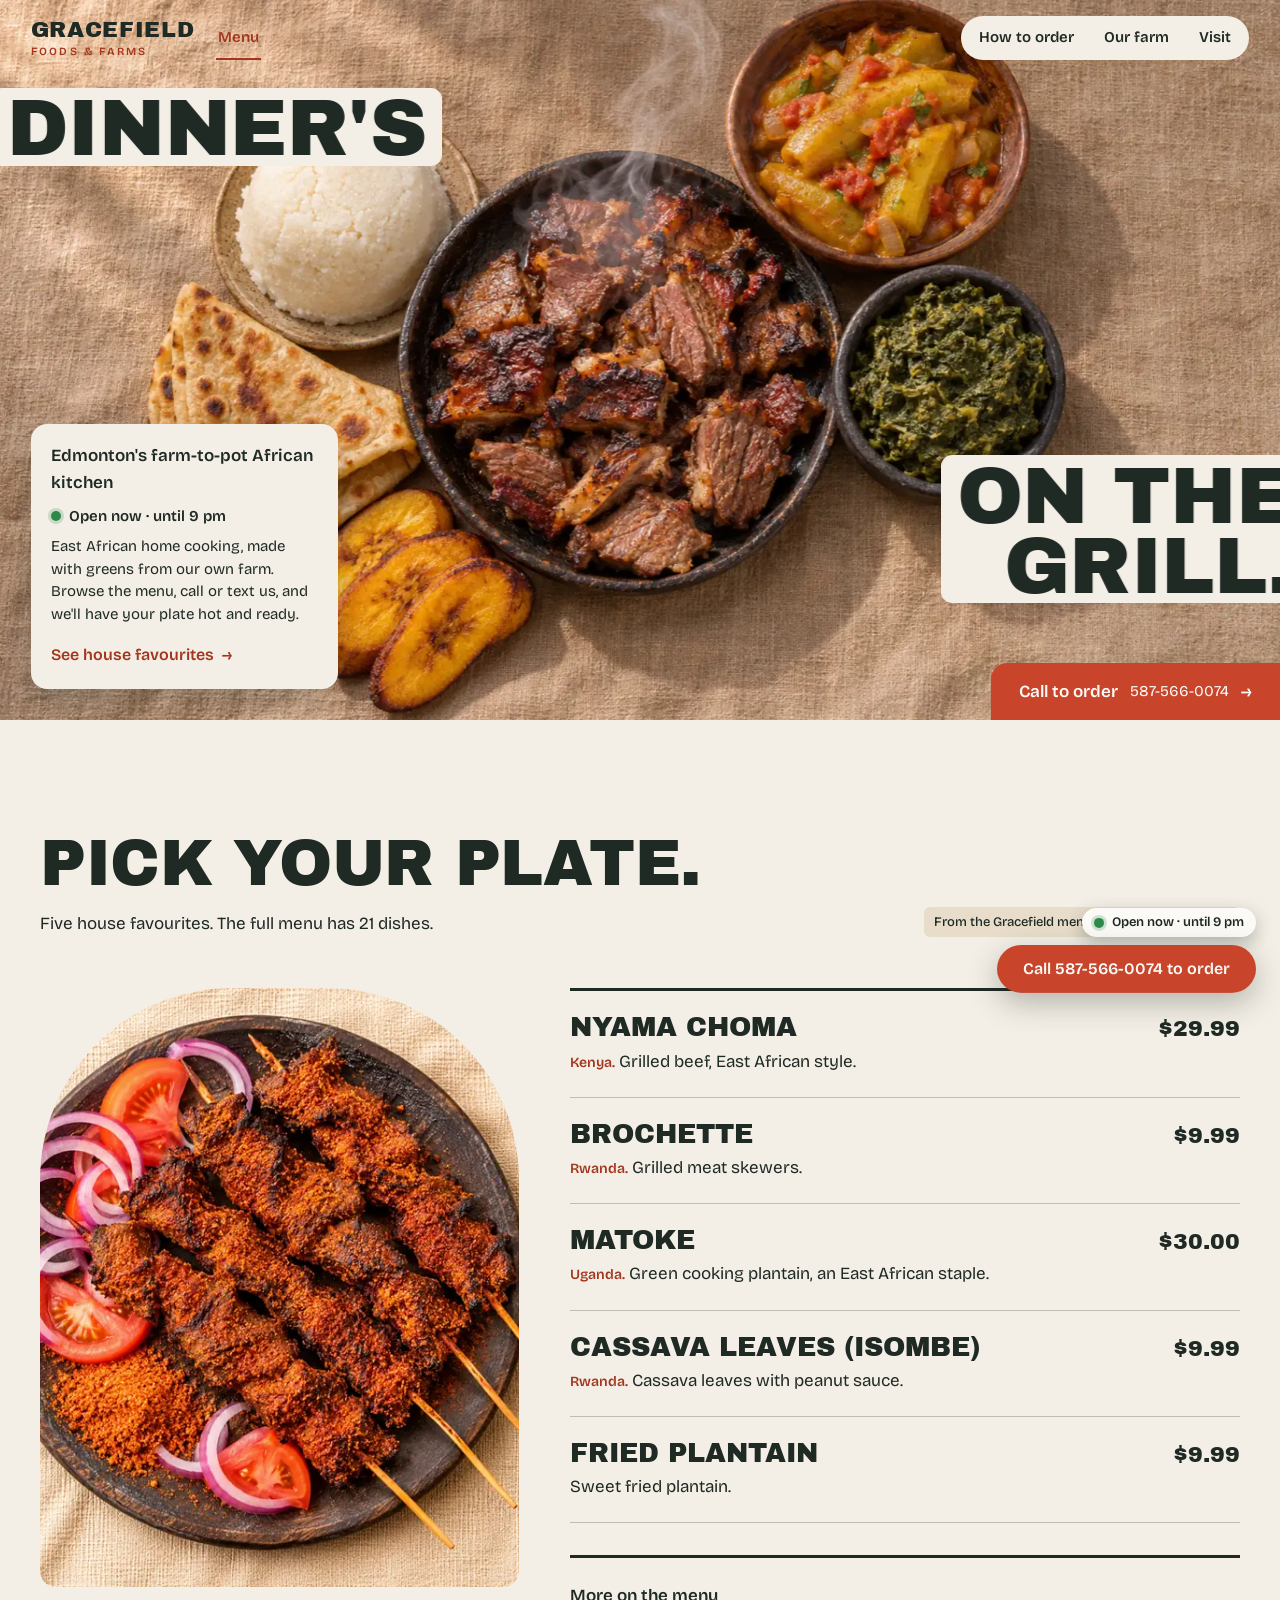
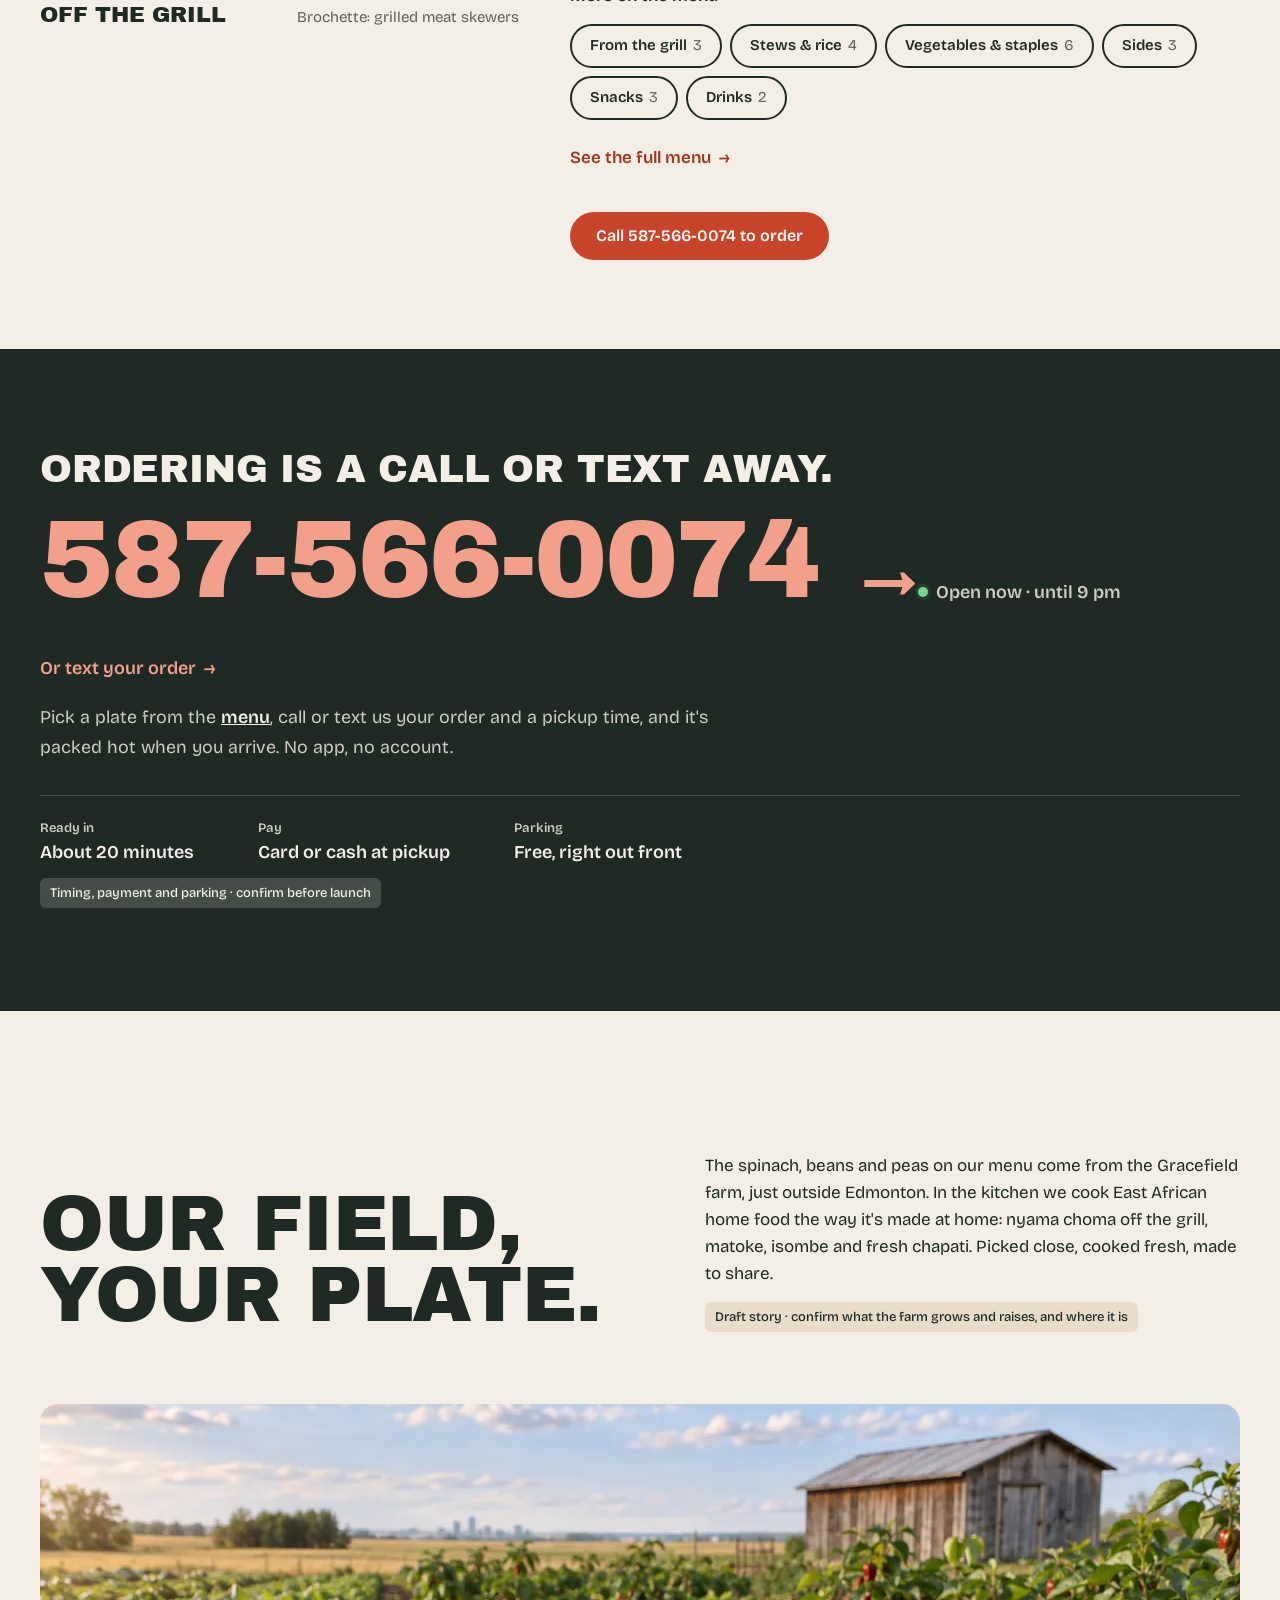
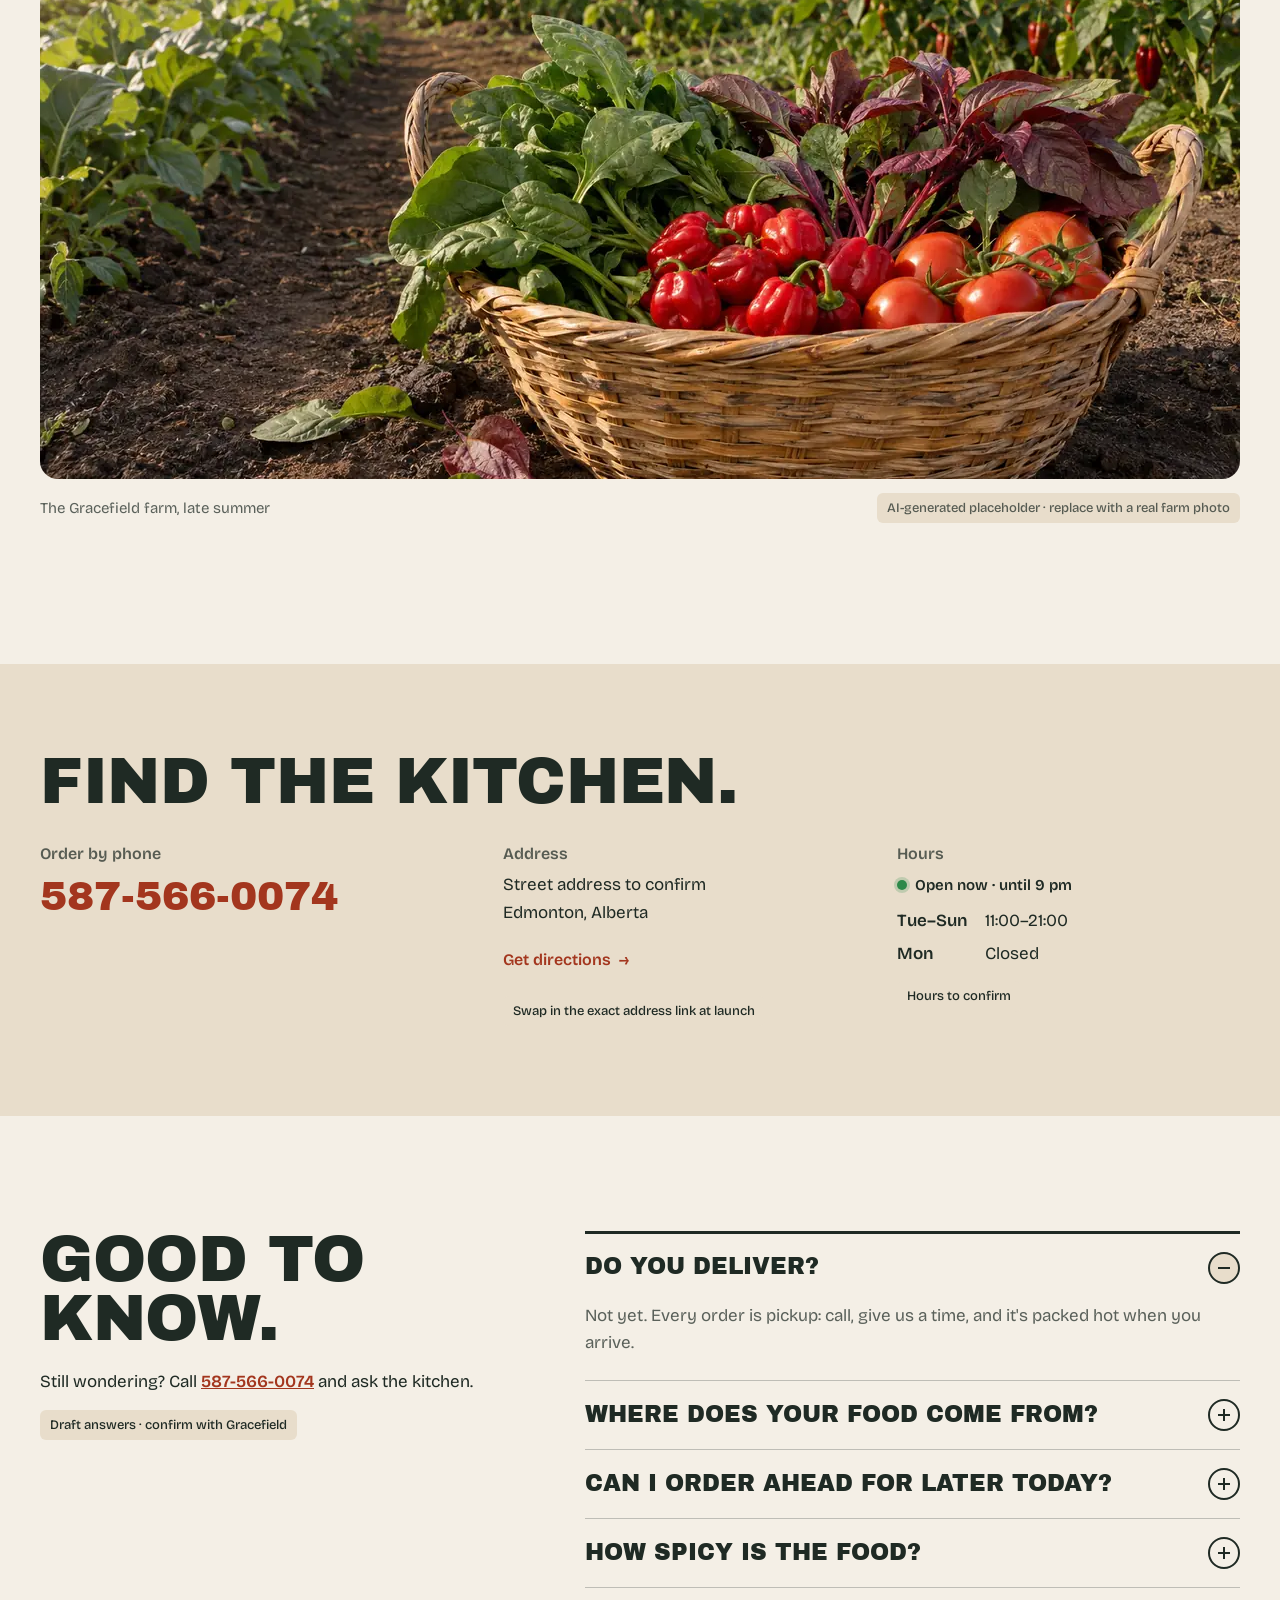
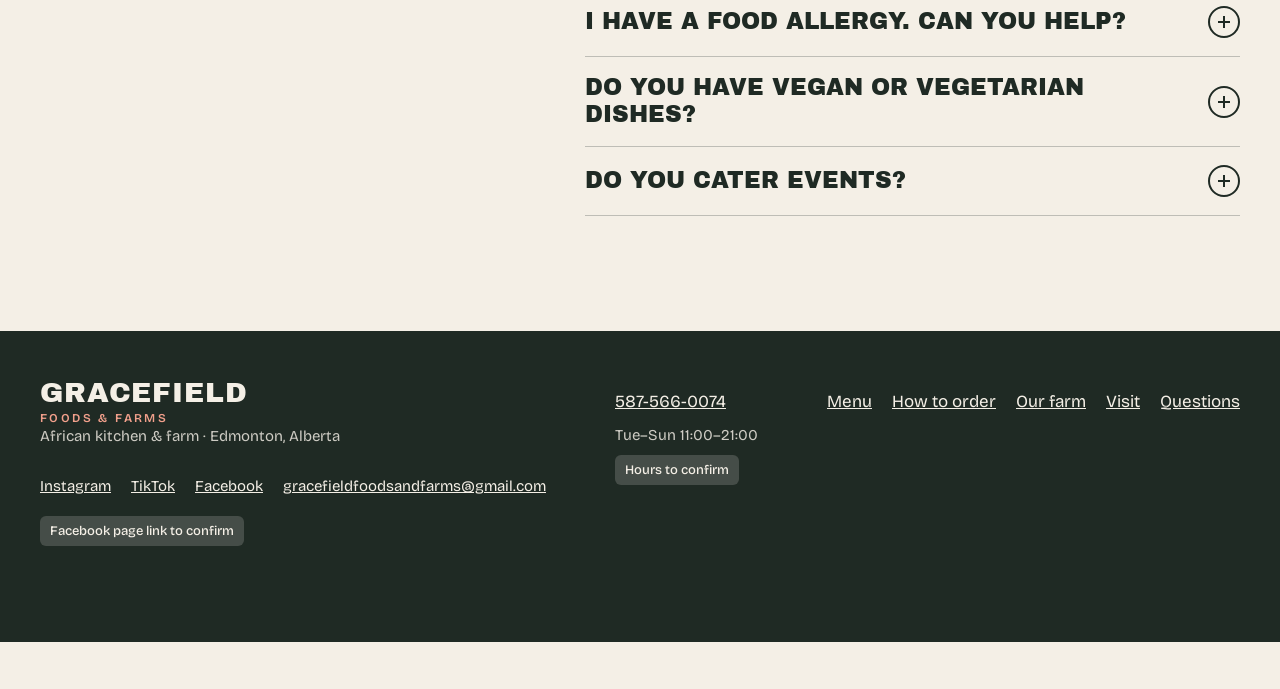
<file: index.html>
<!doctype html>
<html lang="en">
<head>
<meta charset="utf-8">
<meta name="robots" content="noindex, nofollow">
<title>Gracefield Foods &amp; Farms · Preview</title>
<meta http-equiv="refresh" content="0; url=homepage-preview.html">
<link rel="canonical" href="homepage-preview.html">
</head>
<body>
<p><a href="homepage-preview.html">Open the Gracefield Foods &amp; Farms preview</a></p>
</body>
</html>
</file>
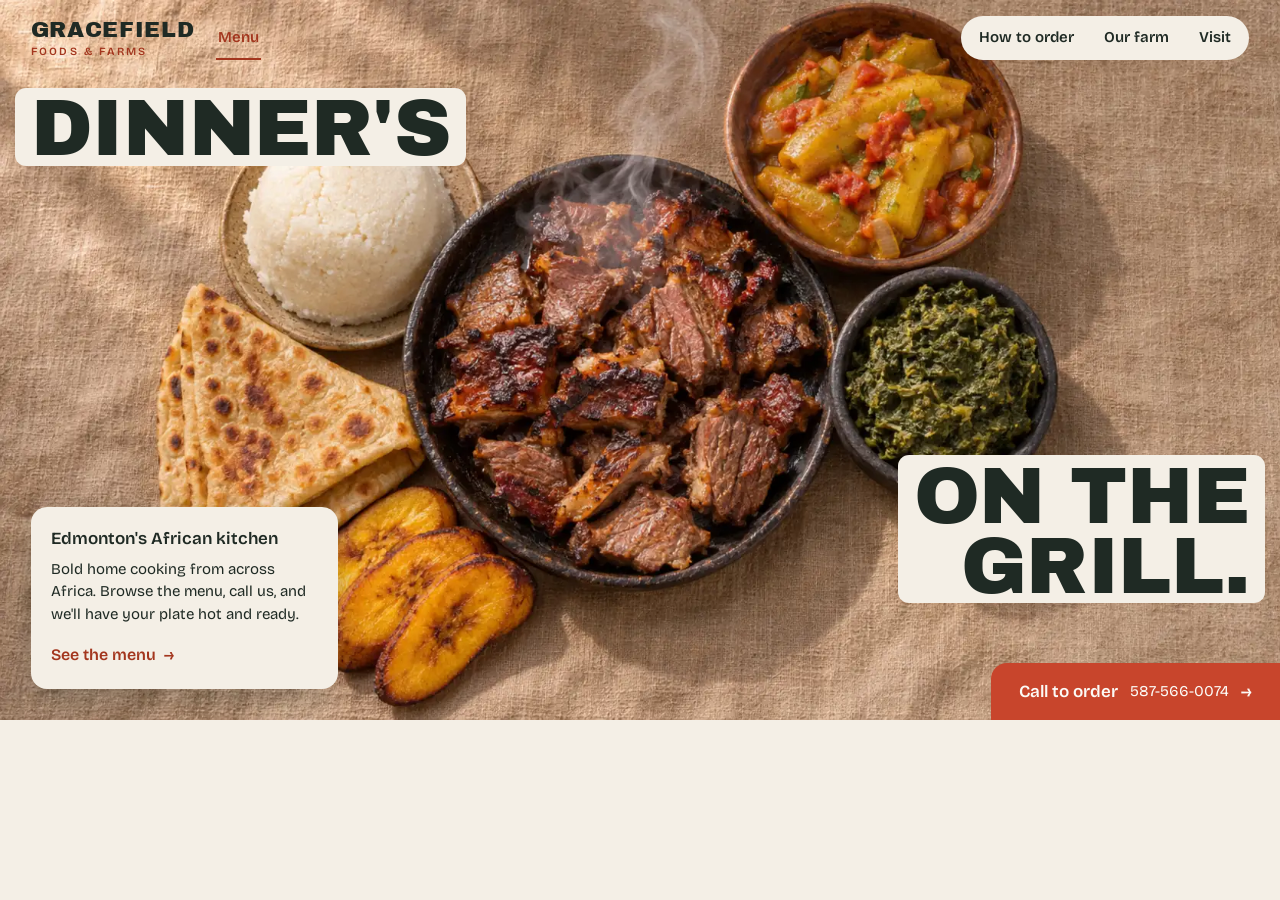
<file: hero-preview.html>
<!doctype html>
<html lang="en">
<head>
<meta charset="utf-8">
<meta name="viewport" content="width=device-width,initial-scale=1">
<meta name="robots" content="noindex, nofollow"><!-- REVIEW PREVIEW ONLY: remove on the real site -->
<title>Gracefield Foods &amp; Farms · Hero preview</title>
<link rel="preconnect" href="https://fonts.googleapis.com">
<link rel="preconnect" href="https://fonts.gstatic.com" crossorigin>
<link href="https://fonts.googleapis.com/css2?family=Archivo+Black&family=Bricolage+Grotesque:opsz,wght@12..96,400;12..96,500;12..96,600&display=swap" rel="stylesheet">
<link rel="stylesheet" href="assets/gracefield.css?v=1859c67e">
</head>
<body>
<a class="skip" href="#main">Skip to content</a>

<header class="site-header">
  <div class="brand-group">
    <a class="brand" href="#main">Gracefield <span class="brand-sub">Foods &amp; Farms</span></a>
    <a class="nav-primary" href="#menu-details" data-open-details>Menu</a>
  </div>
  <button class="menu-toggle" type="button" aria-expanded="false" aria-controls="site-nav"><span class="bars" aria-hidden="true"></span><span class="label">More</span></button>
  <nav class="nav-utility-wrap" id="site-nav" aria-label="Main">
    <ul class="nav-utility">
        <li><a href="homepage-preview.html#order">How to order</a></li>
        <li><a href="homepage-preview.html#about">Our farm</a></li>
        <li><a href="homepage-preview.html#visit">Visit</a></li>
    </ul>
  </nav>
</header>

<main id="main">
  <section class="hero" aria-labelledby="hero-title">
    <picture>
      <source type="image/webp" srcset="assets/hero-ea-800.webp 800w, assets/hero-ea-1200.webp 1200w, assets/hero-ea-1672.webp 1672w" sizes="100vw">
      <img class="hero-img" src="assets/hero-ea-1672.jpg" srcset="assets/hero-ea-800.jpg 800w, assets/hero-ea-1200.jpg 1200w, assets/hero-ea-1672.jpg 1672w" sizes="100vw"
           width="1672" height="941" fetchpriority="high"
           alt="Overhead view of an East African dinner: steaming grilled nyama choma in a cast-iron pan, surrounded by ugali, matoke, isombe, chapati and fried plantain">
    </picture>
    <h1 id="hero-title"><span class="l1">Dinner's</span> <span class="l2">on the<br>grill.</span></h1>
    <div class="hero-copy">
      <span class="where">Edmonton's African kitchen</span>
      <p>Bold home cooking from across Africa. Browse the menu, call us, and we'll have your plate hot and ready.</p>
      <a class="link-arrow" href="#menu-details" data-open-details>See the menu <span aria-hidden="true">→</span></a>
    </div>
    <a class="edge-cta" href="tel:+15875660074">Call to order <small>587-566-0074</small><span class="arrow" aria-hidden="true">→</span></a>
  </section>
</main>

<dialog class="details" id="menu-details" aria-labelledby="details-title">
  <div class="details-inner">
    <button class="close" type="button" aria-label="Close menu">×</button>
    <h2 id="details-title">Today's plates</h2>
    <p class="note">From the Gracefield menu</p>
    <ul>
      <li><b>Nyama Choma</b><span>$29.99</span></li>
      <li><b>Brochette</b><span>$9.99</span></li>
      <li><b>Matoke</b><span>$30.00</span></li>
      <li><b>Cassava Leaves (Isombe)</b><span>$9.99</span></li>
      <li><b>Fried Plantain</b><span>$9.99</span></li>
    </ul>
    <a class="btn btn-primary" href="tel:+15875660074">Call 587-566-0074 to order</a>
  </div>
</dialog>

<script src="assets/gracefield.js?v=31a1e424"></script>
</body>
</html>
</file>
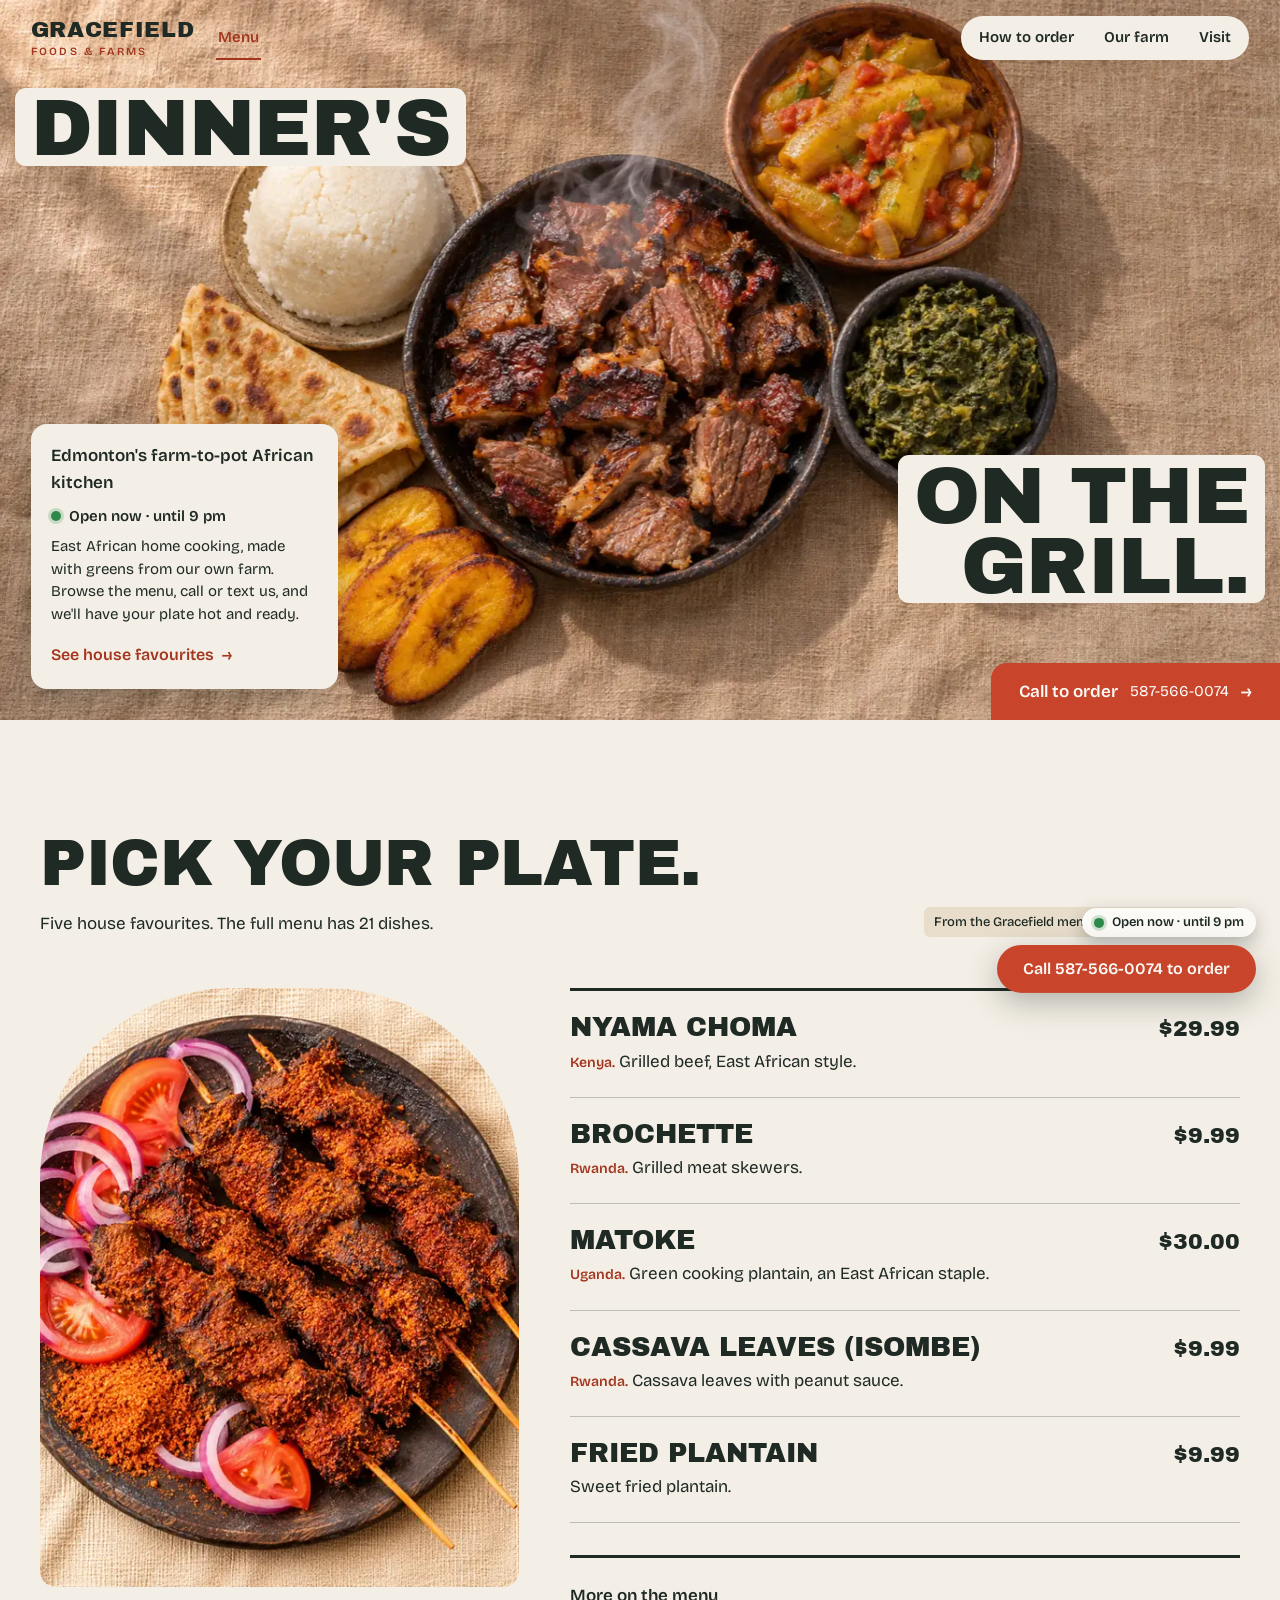
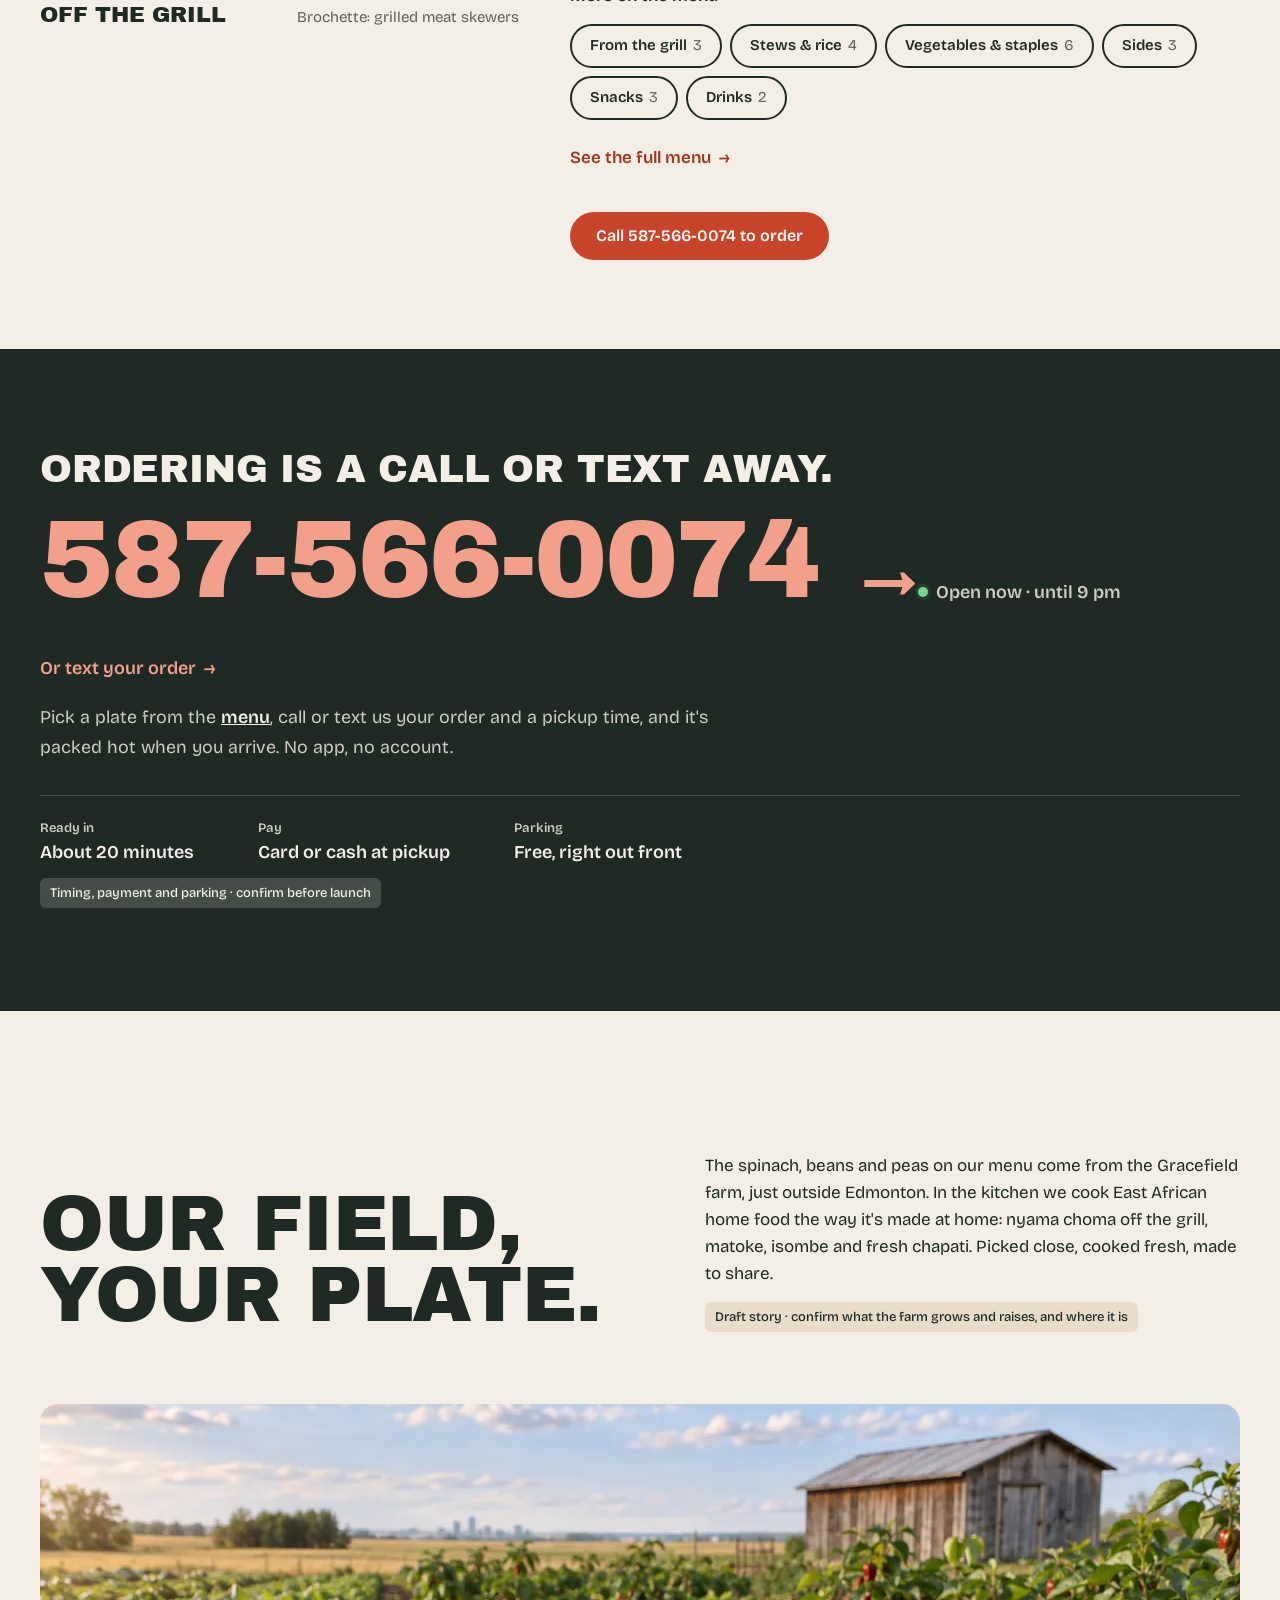
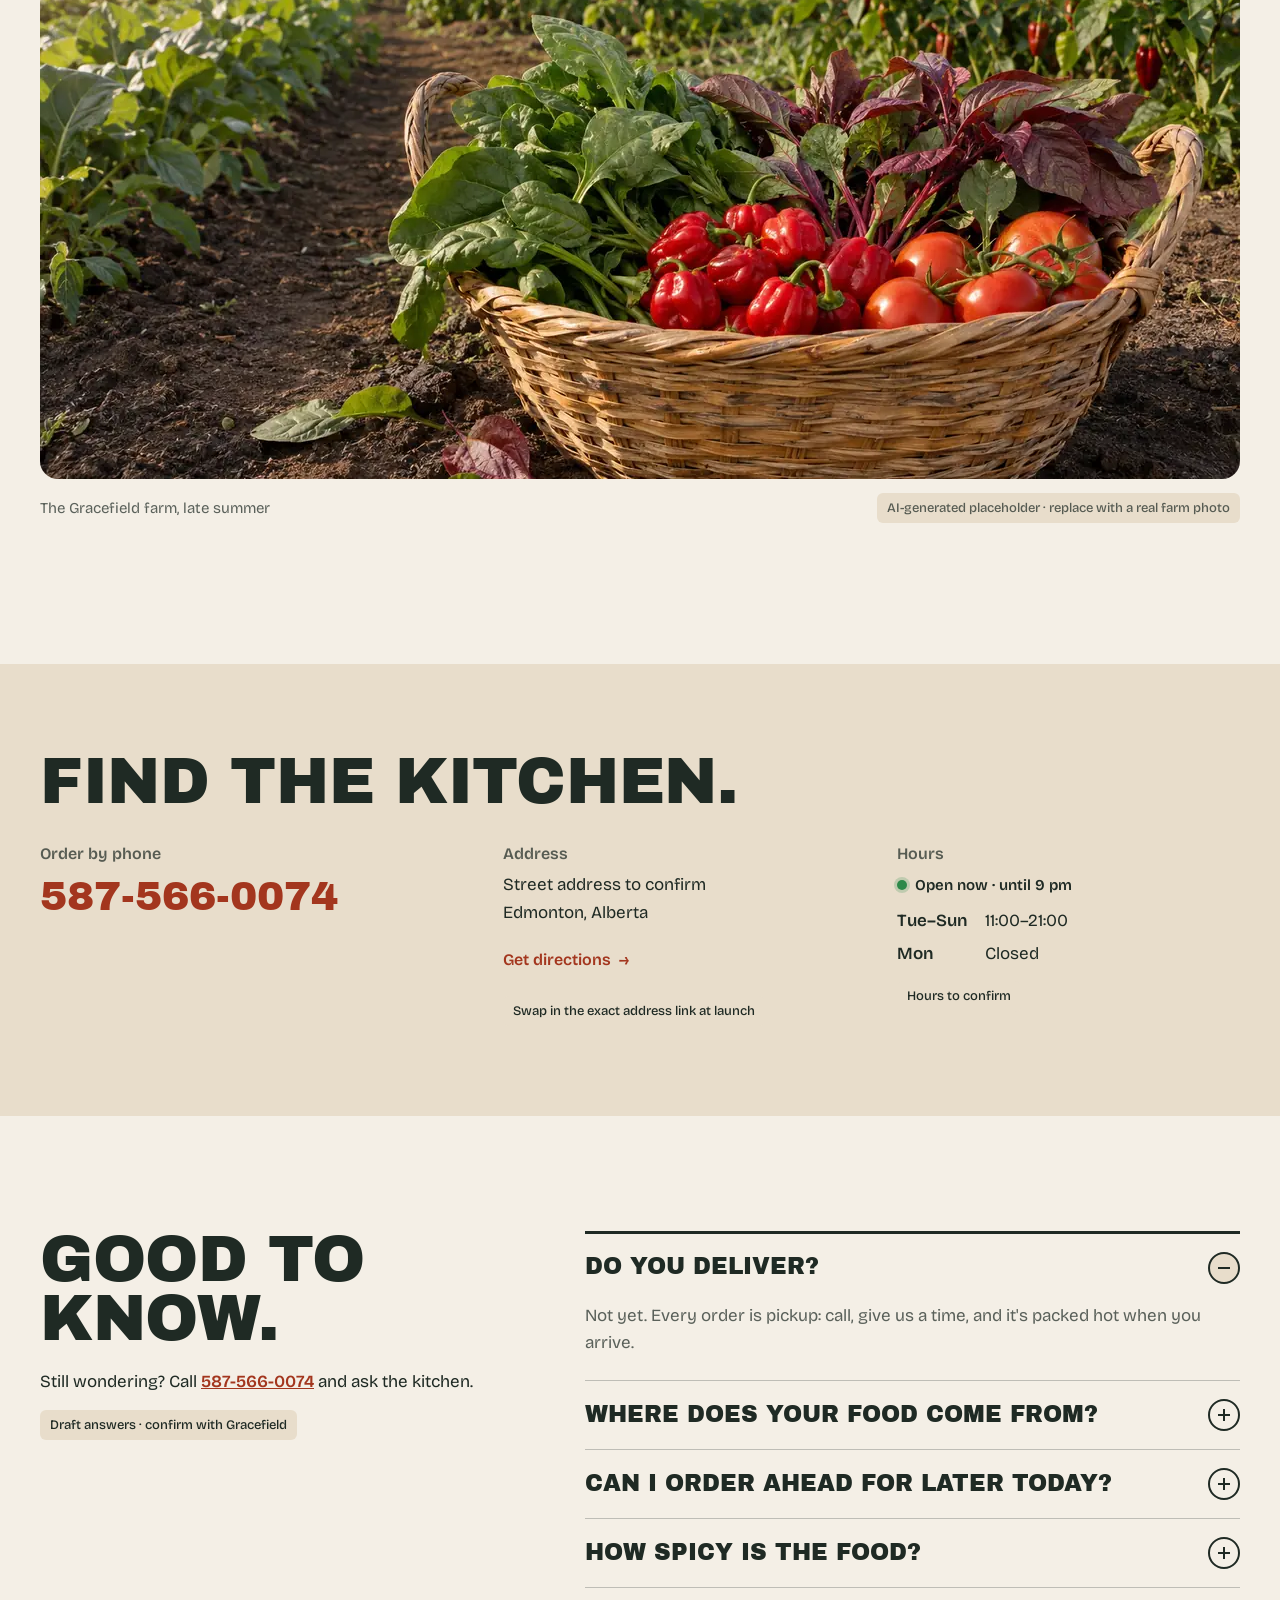
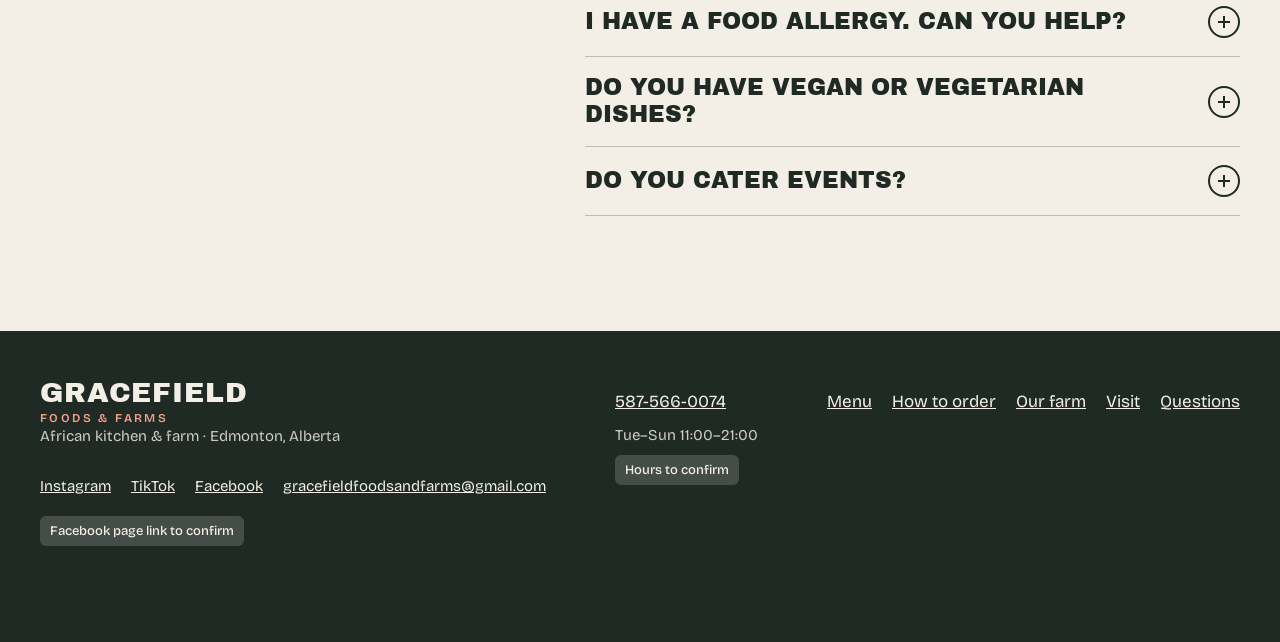
<file: homepage-preview.html>
<!doctype html>
<html lang="en">
<head>
<meta charset="utf-8">
<meta name="viewport" content="width=device-width,initial-scale=1">
<meta name="robots" content="noindex, nofollow"><!-- REVIEW PREVIEW ONLY: remove on the real site -->
<title>Gracefield Foods &amp; Farms · African Kitchen in Edmonton</title>
<meta name="description" content="Gracefield Foods &amp; Farms cooks East African home food in Edmonton with greens from our own farm. Nyama choma, matoke, isombe, chapati and more. Call or text 587-566-0074 to order.">
<!-- Share + search basics. LAUNCH: replace relative URLs with the full domain (https://…) and add <link rel="canonical">. -->
<meta name="theme-color" content="#f4efe6">
<link rel="icon" href="assets/favicon.svg" type="image/svg+xml">
<meta property="og:type" content="restaurant">
<meta property="og:site_name" content="Gracefield Foods &amp; Farms">
<meta property="og:title" content="Gracefield Foods &amp; Farms · African Kitchen in Edmonton">
<meta property="og:description" content="Nyama choma, matoke, isombe, brochette and chapati, cooked with greens from our own farm. Call or text 587-566-0074 to order for pickup.">
<meta property="og:image" content="assets/share-ea-1200x630.jpg">
<meta property="og:image:width" content="1200">
<meta property="og:image:height" content="630">
<meta property="og:image:alt" content="Grilled nyama choma with ugali, matoke, isombe, chapati and fried plantain">
<meta property="og:locale" content="en_CA">
<meta name="twitter:card" content="summary_large_image">
<script type="application/ld+json">
{
  "@context": "https://schema.org",
  "@type": "Restaurant",
  "name": "Gracefield Foods & Farms",
  "description": "East African home cooking with greens from our own farm, for pickup in Edmonton. Catering for weddings, birthdays, office and family events.",
  "servesCuisine": ["African", "East African", "Kenyan", "Rwandan", "Ugandan"],
  "telephone": "+1-587-566-0074",
  "email": "gracefieldfoodsandfarms@gmail.com",
  "sameAs": ["https://www.instagram.com/sandrineuwase01/", "https://www.tiktok.com/@uwasesandrine709"],
  "priceRange": "$$",
  "image": "assets/share-ea-1200x630.jpg",
  "hasMenu": "menu-preview.html",
  "acceptsReservations": false,
  "address": {
    "@type": "PostalAddress",
    "addressLocality": "Edmonton",
    "addressRegion": "AB",
    "addressCountry": "CA"
  },
  "openingHoursSpecification": [
    {
      "@type": "OpeningHoursSpecification",
      "dayOfWeek": ["Tuesday", "Wednesday", "Thursday", "Friday", "Saturday", "Sunday"],
      "opens": "11:00",
      "closes": "21:00"
    }
  ]
}
</script>
<link rel="preconnect" href="https://fonts.googleapis.com">
<link rel="preconnect" href="https://fonts.gstatic.com" crossorigin>
<link rel="preload" as="style" href="https://fonts.googleapis.com/css2?family=Archivo+Black&family=Bricolage+Grotesque:opsz,wght@12..96,400;12..96,500;12..96,600&display=swap">
<link href="https://fonts.googleapis.com/css2?family=Archivo+Black&family=Bricolage+Grotesque:opsz,wght@12..96,400;12..96,500;12..96,600&display=swap" rel="stylesheet">
<link rel="preload" as="image" type="image/webp" imagesrcset="assets/hero-ea-800.webp 800w, assets/hero-ea-1200.webp 1200w, assets/hero-ea-1672.webp 1672w" imagesizes="100vw">
<link rel="stylesheet" href="assets/gracefield.css?v=1859c67e">
</head>
<body>
<a class="skip" href="#main">Skip to content</a>

<header class="site-header">
  <div class="brand-group">
    <a class="brand" href="#main">Gracefield <span class="brand-sub">Foods &amp; Farms</span></a>
    <nav aria-label="Menu"><a class="nav-primary" href="menu-preview.html">Menu</a></nav>
  </div>
  <button class="menu-toggle" type="button" aria-expanded="false" aria-controls="site-nav"><span class="bars" aria-hidden="true"></span><span class="label">More</span></button>
  <nav class="nav-utility-wrap" id="site-nav" aria-label="Main">
    <ul class="nav-utility">
      <li><a href="#order">How to order</a></li>
      <li><a href="#about">Our farm</a></li>
      <li><a href="#visit">Visit</a></li>
    </ul>
  </nav>
</header>

<main id="main">

  <!-- 1 · Hero -->
  <section class="hero" aria-labelledby="hero-title">
    <picture>
      <source type="image/webp" srcset="assets/hero-ea-800.webp 800w, assets/hero-ea-1200.webp 1200w, assets/hero-ea-1672.webp 1672w" sizes="100vw">
      <img class="hero-img" src="assets/hero-ea-1672.jpg" srcset="assets/hero-ea-800.jpg 800w, assets/hero-ea-1200.jpg 1200w, assets/hero-ea-1672.jpg 1672w" sizes="100vw"
           width="1672" height="941" fetchpriority="high"
           alt="Overhead view of an East African dinner: steaming grilled nyama choma in a cast-iron pan, surrounded by ugali, matoke, isombe, chapati and fried plantain">
    </picture>
    <h1 id="hero-title"><span class="l1">Dinner's</span> <span class="l2">on the<br>grill.</span></h1>
    <div class="hero-copy">
      <span class="where">Edmonton's farm-to-pot African kitchen</span>
      <p class="open-status" data-open-status hidden></p>
      <p>East African home cooking, made with greens from our own farm. Browse the menu, call or text us, and we'll have your plate hot and ready.</p>
      <a class="link-arrow" href="#menu">See house favourites <span aria-hidden="true">→</span></a>
    </div>
    <a class="edge-cta" href="tel:+15875660074" data-callbar-anchor>Call to order <small>587-566-0074</small><span class="arrow" aria-hidden="true">→</span></a>
  </section>

  <!-- 2 · Menu: featured dish + list -->
  <section class="menu" id="menu" aria-labelledby="menu-title">
    <div class="wrap">
      <div class="menu-head">
        <div><h2 class="h2" id="menu-title">Pick your plate.</h2><p class="lede"><!-- build:lede -->Five house favourites. The full menu has 21 dishes.<!-- /build:lede --></p></div>
        <span class="placeholder-note">From the Gracefield menu · favourites to confirm</span>
      </div>
      <div class="menu-grid">
        <figure class="feature">
          <picture>
            <source type="image/webp" srcset="assets/feature-suya-640.webp 640w, assets/feature-suya-960.webp 960w" sizes="(max-width:820px) 100vw, 45vw">
            <img src="assets/feature-suya-960.jpg" srcset="assets/feature-suya-640.jpg 640w, assets/feature-suya-960.jpg 960w" sizes="(max-width:820px) 100vw, 45vw"
                 width="960" height="960" loading="lazy" decoding="async"
                 alt="Grilled, spice-crusted meat skewers with red onion and tomato on a dark plate">
          </picture>
          <figcaption><b>Off the grill</b><span>Brochette: grilled meat skewers</span></figcaption>
        </figure>
        <div>
<!-- build:favourites -->
          <ul class="menu-list">
            <li class="menu-item">
              <h3>Nyama Choma</h3><span class="price">$29.99</span>
              <p><span class="region">Kenya.</span> Grilled beef, East African style.</p>
            </li>
            <li class="menu-item">
              <h3>Brochette</h3><span class="price">$9.99</span>
              <p><span class="region">Rwanda.</span> Grilled meat skewers.</p>
            </li>
            <li class="menu-item">
              <h3>Matoke</h3><span class="price">$30.00</span>
              <p><span class="region">Uganda.</span> Green cooking plantain, an East African staple.</p>
            </li>
            <li class="menu-item">
              <h3>Cassava Leaves (Isombe)</h3><span class="price">$9.99</span>
              <p><span class="region">Rwanda.</span> Cassava leaves with peanut sauce.</p>
            </li>
            <li class="menu-item">
              <h3>Fried Plantain</h3><span class="price">$9.99</span>
              <p>Sweet fried plantain.</p>
            </li>
          </ul>
<!-- /build:favourites -->
          <div class="menu-more">
            <p>More on the menu</p>
<!-- build:chips -->
            <ul class="cat-chips">
              <li><a href="menu-preview.html#grill">From the grill<span class="count">3</span></a></li>
              <li><a href="menu-preview.html#stews">Stews &amp; rice<span class="count">4</span></a></li>
              <li><a href="menu-preview.html#greens">Vegetables &amp; staples<span class="count">6</span></a></li>
              <li><a href="menu-preview.html#sides">Sides<span class="count">3</span></a></li>
              <li><a href="menu-preview.html#snacks">Snacks<span class="count">3</span></a></li>
              <li><a href="menu-preview.html#drinks">Drinks<span class="count">2</span></a></li>
            </ul>
<!-- /build:chips -->
            <a class="link-arrow" href="menu-preview.html">See the full menu <span aria-hidden="true">→</span></a>
          </div>
          <div class="menu-foot">
            <a class="btn btn-primary" href="tel:+15875660074">Call 587-566-0074 to order</a>
          </div>
        </div>
      </div>
    </div>
  </section>

  <!-- 3 · A call away (dark) -->
  <section class="order" id="order" aria-labelledby="order-title">
    <div class="wrap">
      <h2 class="h2" id="order-title">Ordering is a call or text away.</h2>
      <a class="order-phone" href="tel:+15875660074"><span>587-566-0074</span><span class="arrow" aria-hidden="true">→</span></a>
      <p class="open-status" data-open-status hidden></p>
      <a class="link-arrow order-text" href="sms:+15875660074">Or text your order <span aria-hidden="true">→</span></a>
      <p>Pick a plate from the <a href="menu-preview.html">menu</a>, call or text us your order and a pickup time, and it's packed hot when you arrive. No app, no account.</p>
      <dl class="pickup">
        <div><dt>Ready in</dt><dd>About 20 minutes</dd></div>
        <div><dt>Pay</dt><dd>Card or cash at pickup</dd></div>
        <div><dt>Parking</dt><dd>Free, right out front</dd></div>
      </dl>
      <span class="placeholder-note">Timing, payment and parking · confirm before launch</span>
    </div>
  </section>

  <!-- 4 · About -->
  <section class="about-sec" id="about" aria-labelledby="about-title">
    <div class="wrap about">
      <h2 class="h2" id="about-title">Our field, your plate.</h2>
      <div>
        <p class="lede">The spinach, beans and peas on our menu come from the Gracefield farm, just outside Edmonton. In the kitchen we cook East African home food the way it's made at home: nyama choma off the grill, matoke, isombe and fresh chapati. Picked close, cooked fresh, made to share.</p>
        <span class="placeholder-note">Draft story · confirm what the farm grows and raises, and where it is</span>
      </div>
    </div>
    <figure class="wrap farm-photo">
      <picture>
        <source type="image/webp" srcset="assets/farm-800.webp 800w, assets/farm-1200.webp 1200w, assets/farm-1536.webp 1536w" sizes="(max-width:75rem) 100vw, 75rem">
        <img src="assets/farm-1200.jpg" srcset="assets/farm-800.jpg 800w, assets/farm-1200.jpg 1200w, assets/farm-1536.jpg 1536w" sizes="(max-width:75rem) 100vw, 75rem"
             width="1536" height="1024" loading="lazy" decoding="async"
             alt="A woven basket of just-picked greens, red peppers and tomatoes between crop rows on the Gracefield farm, a weathered shed and prairie sky behind">
      </picture>
      <figcaption><span>The Gracefield farm, late summer</span><span class="placeholder-note">AI-generated placeholder · replace with a real farm photo</span></figcaption>
    </figure>
  </section>

  <!-- 5 · Visit -->
  <section class="visit" id="visit" aria-labelledby="visit-title">
    <div class="wrap">
      <h2 class="h2" id="visit-title">Find the kitchen.</h2>
      <div class="visit-grid">
        <div>
          <h3>Order by phone</h3>
          <a class="big-phone" href="tel:+15875660074">587-566-0074</a>
        </div>
        <div>
          <h3>Address</h3>
          <p>Street address to confirm<br>Edmonton, Alberta</p>
          <a class="link-arrow" href="https://www.google.com/maps/search/?api=1&amp;query=Gracefield+Foods+and+Farms+Edmonton" target="_blank" rel="noopener">Get directions <span aria-hidden="true">→</span><span class="vh"> (opens Google Maps)</span></a>
          <span class="placeholder-note">Swap in the exact address link at launch</span>
        </div>
        <div>
          <h3>Hours</h3>
          <p class="open-status" data-open-status hidden></p>
          <dl>
            <dt>Tue–Sun</dt><dd>11:00–21:00</dd>
            <dt>Mon</dt><dd>Closed</dd>
          </dl>
          <span class="placeholder-note">Hours to confirm</span>
        </div>
      </div>
    </div>
  </section>

  <!-- 6 · FAQ (native details, one open at a time) -->
  <section class="faq" id="faq" aria-labelledby="faq-title">
    <div class="wrap faq-grid">
      <div class="faq-head">
        <h2 class="h2" id="faq-title">Good to know.</h2>
        <p class="lede">Still wondering? Call <a href="tel:+15875660074">587-566-0074</a> and ask the kitchen.</p>
        <span class="placeholder-note">Draft answers · confirm with Gracefield</span>
      </div>
      <div class="faq-list">
        <details name="faq" open>
          <summary>Do you deliver?</summary>
          <div class="faq-a"><p>Not yet. Every order is pickup: call, give us a time, and it's packed hot when you arrive.</p></div>
        </details>
        <details name="faq">
          <summary>Where does your food come from?</summary>
          <div class="faq-a"><p>Our leafy greens, beans and peas come from our own farm outside Edmonton; look for the "From our farm" tag on the <a href="menu-preview.html">menu</a>. Plantain, cassava, rice and spices come from trusted African grocers.</p></div>
        </details>
        <details name="faq">
          <summary>Can I order ahead for later today?</summary>
          <div class="faq-a"><p>Yes. Call or text any time we're open and tell us when you'd like to pick up. We'll start cooking so it's ready on the minute.</p></div>
        </details>
        <details name="faq">
          <summary>How spicy is the food?</summary>
          <div class="faq-a"><p>Tell us how you like it when you order. We're happy to keep a plate mild or turn the heat up.</p></div>
        </details>
        <details name="faq">
          <summary>I have a food allergy. Can you help?</summary>
          <div class="faq-a"><p>Tell us about any allergy when you order and we’ll tell you what’s safe. Our kitchen cooks with peanuts (in the isombe) and wheat (in the chapati, mandazi and sambusa).</p></div>
        </details>
        <details name="faq">
          <summary>Do you have vegan or vegetarian dishes?</summary>
          <div class="faq-a"><p>Several of our vegetable plates and sides, like beans, spinach, garden peas, ugali and fried plantain, are made without meat. Ask when you order and we’ll confirm how each one is cooked.</p></div>
        </details>
        <details name="faq">
          <summary>Do you cater events?</summary>
          <div class="faq-a"><p>Yes. We cook for weddings, birthdays, office events and family gatherings. Call or text with your date and number of guests, ideally two weeks ahead for big events.</p></div>
        </details>
      </div>
    </div>
  </section>

</main>

<footer class="site-footer">
  <div class="wrap">
    <div><a class="brand" href="#main">Gracefield <span class="brand-sub">Foods &amp; Farms</span></a><p>African kitchen &amp; farm · Edmonton, Alberta</p>
      <ul class="foot-social" aria-label="Gracefield online">
        <li><a href="https://www.instagram.com/sandrineuwase01/" rel="noopener" target="_blank">Instagram<span class="vh"> (opens in a new tab)</span></a></li>
        <li><a href="https://www.tiktok.com/@uwasesandrine709" rel="noopener" target="_blank">TikTok<span class="vh"> (opens in a new tab)</span></a></li>
        <li><a href="https://www.facebook.com/search/top?q=Gracefield%20Foods%20and%20Farms%20Ltd" rel="noopener" target="_blank">Facebook<span class="vh"> (opens in a new tab)</span></a></li>
        <li><a href="mailto:gracefieldfoodsandfarms@gmail.com">gracefieldfoodsandfarms@gmail.com</a></li>
      </ul>
      <span class="placeholder-note">Facebook page link to confirm</span>
    </div>
    <div>
      <a class="foot-phone" href="tel:+15875660074">587-566-0074</a>
      <p>Tue–Sun 11:00–21:00</p>
      <span class="placeholder-note">Hours to confirm</span>
    </div>
    <nav aria-label="Footer">
      <ul class="foot-links">
        <li><a href="menu-preview.html">Menu</a></li>
        <li><a href="#order">How to order</a></li>
        <li><a href="#about">Our farm</a></li>
        <li><a href="#visit">Visit</a></li>
        <li><a href="#faq">Questions</a></li>
      </ul>
    </nav>
  </div>
</footer>

<div class="callbar"><p class="open-status" data-open-status hidden></p><a class="btn btn-primary" href="tel:+15875660074">Call 587-566-0074 to order</a></div>

<script src="assets/gracefield.js?v=31a1e424"></script>
</body>
</html>
</file>
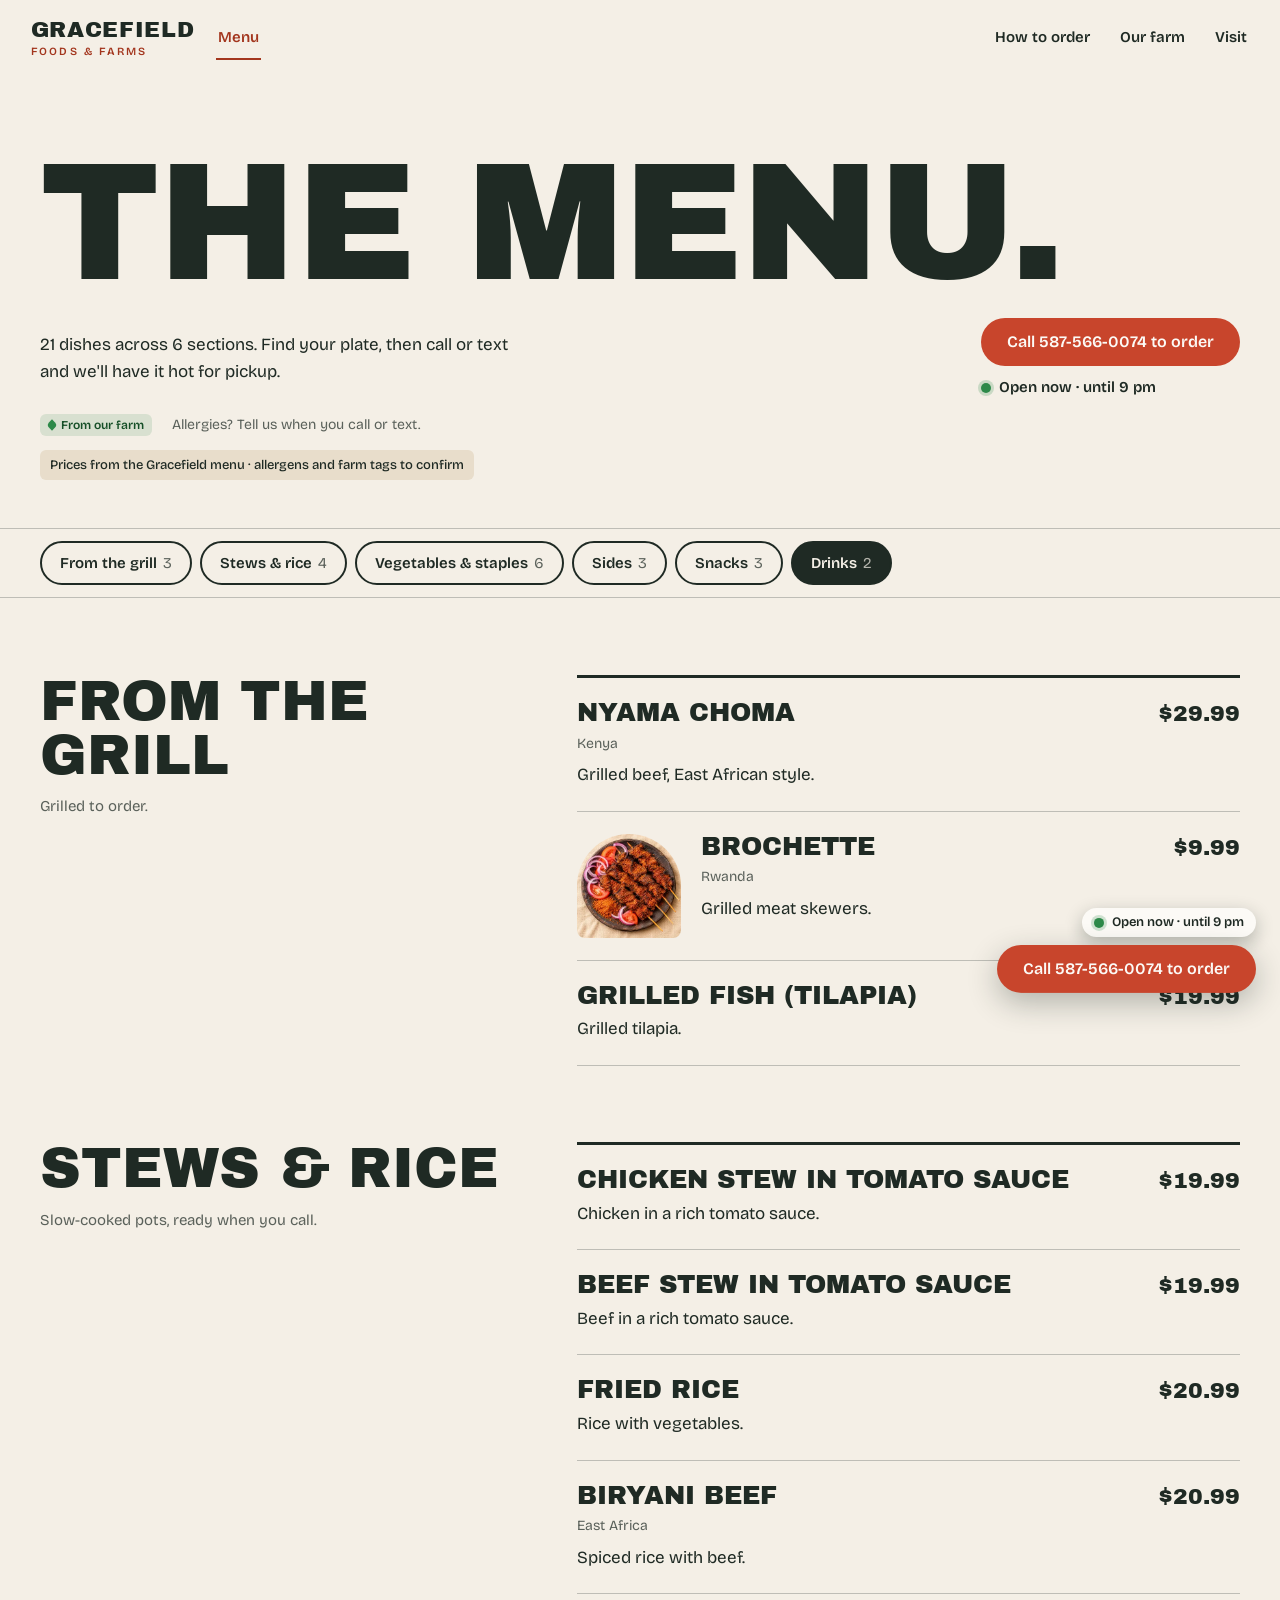
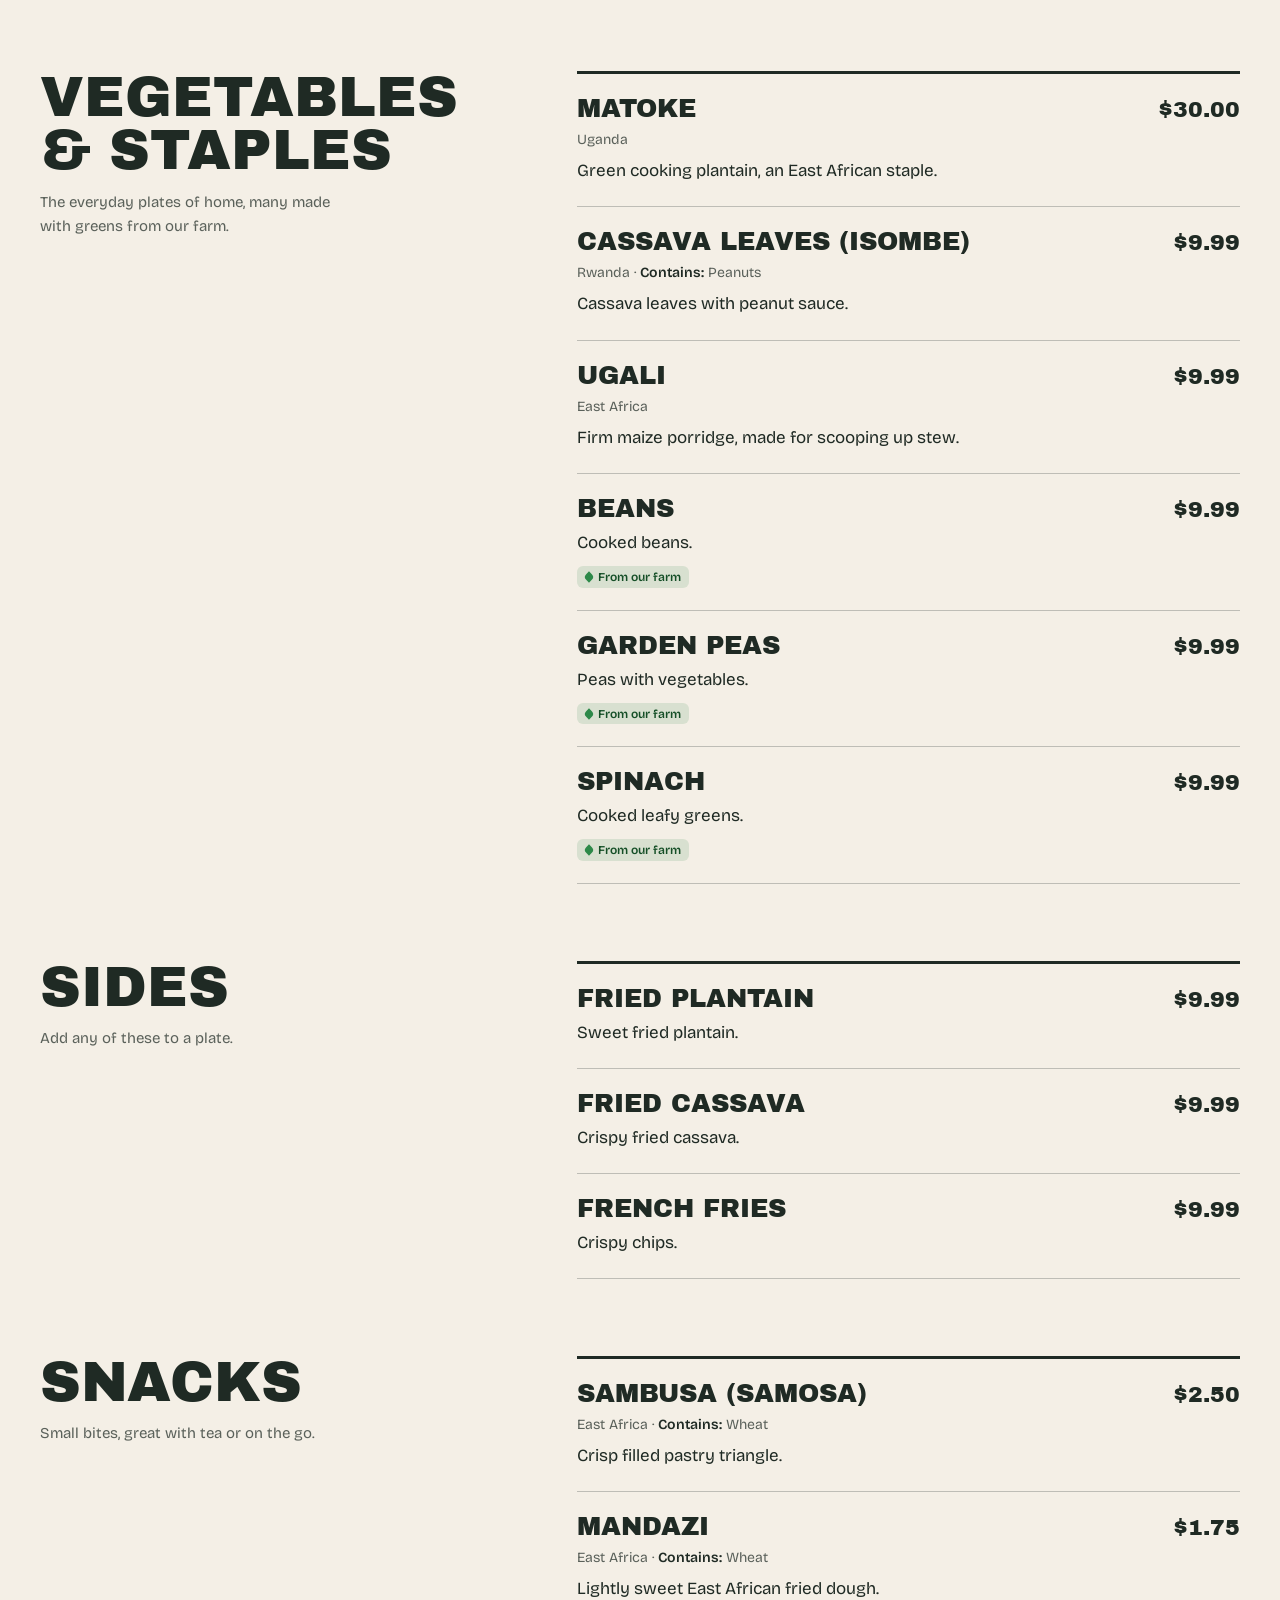
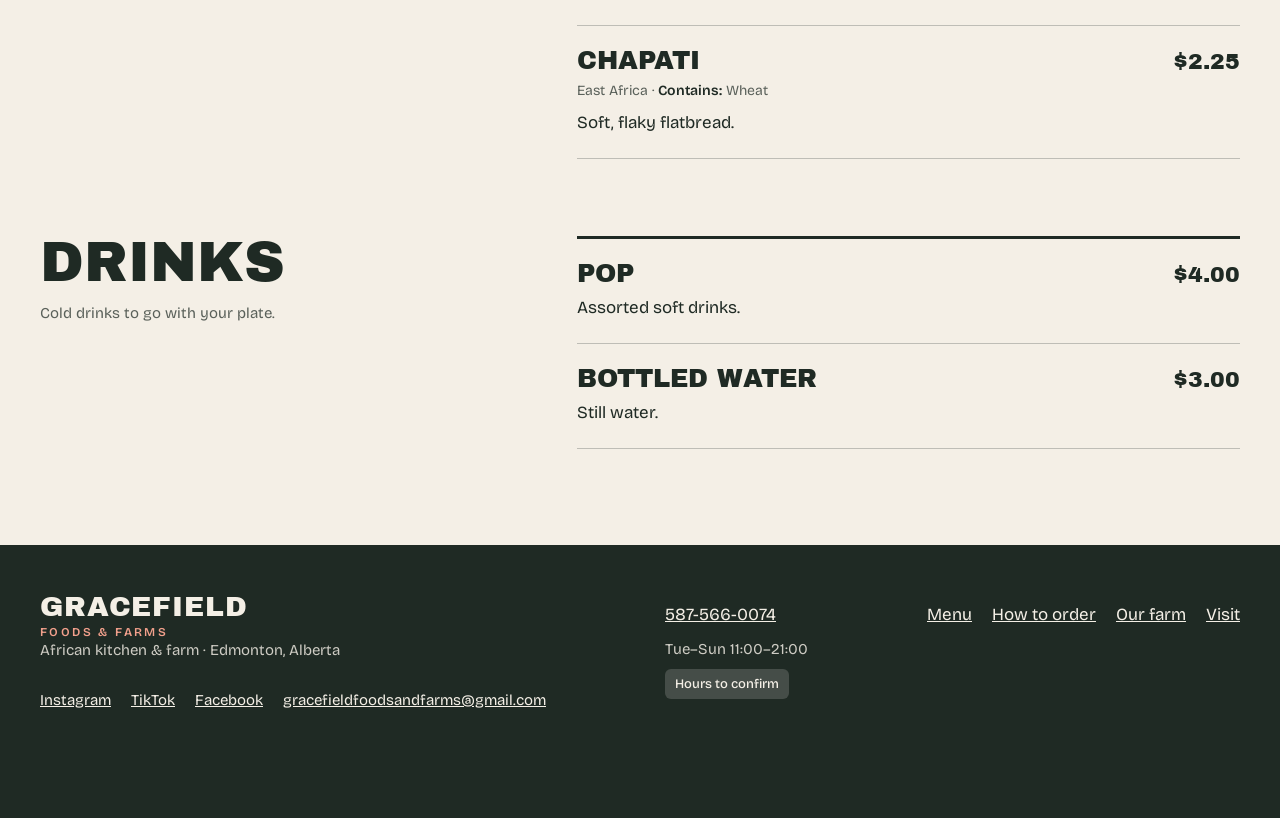
<file: menu-preview.html>
<!doctype html>
<html lang="en">
<head>
<meta charset="utf-8">
<meta name="viewport" content="width=device-width,initial-scale=1">
<meta name="robots" content="noindex, nofollow"><!-- REVIEW PREVIEW ONLY: remove on the real site -->
<title>Menu · Gracefield Foods &amp; Farms, Edmonton</title>
<meta name="description" content="The full Gracefield Foods &amp; Farms menu: nyama choma, brochette, stews, matoke, isombe, ugali, sides, snacks and drinks. Call or text 587-566-0074 to order.">
<!-- LAUNCH: replace relative URLs with the full domain (https://…) and add <link rel="canonical">. -->
<meta name="theme-color" content="#f4efe6">
<link rel="icon" href="assets/favicon.svg" type="image/svg+xml">
<meta property="og:type" content="website">
<meta property="og:site_name" content="Gracefield Foods &amp; Farms">
<meta property="og:title" content="The menu · Gracefield Foods &amp; Farms">
<meta property="og:description" content="21 dishes: nyama choma, matoke, isombe, chapati and more. Call or text 587-566-0074 to order for pickup.">
<meta property="og:image" content="assets/share-ea-1200x630.jpg">
<meta property="og:image:width" content="1200">
<meta property="og:image:height" content="630">
<meta property="og:image:alt" content="Grilled nyama choma with ugali, matoke, isombe, chapati and fried plantain">
<meta property="og:locale" content="en_CA">
<meta name="twitter:card" content="summary_large_image">
<script type="application/ld+json">
{
 "@context": "https://schema.org",
 "@type": "Menu",
 "name": "Gracefield Foods & Farms menu",
 "inLanguage": "en-CA",
 "hasMenuSection": [
  {
   "@type": "MenuSection",
   "name": "From the grill",
   "description": "Grilled to order.",
   "hasMenuItem": [
    {
     "@type": "MenuItem",
     "name": "Nyama Choma",
     "description": "Grilled beef, East African style.",
     "offers": {
      "@type": "Offer",
      "price": "29.99",
      "priceCurrency": "CAD"
     }
    },
    {
     "@type": "MenuItem",
     "name": "Brochette",
     "description": "Grilled meat skewers.",
     "offers": {
      "@type": "Offer",
      "price": "9.99",
      "priceCurrency": "CAD"
     },
     "image": "assets/dish-suya.webp"
    },
    {
     "@type": "MenuItem",
     "name": "Grilled Fish (Tilapia)",
     "description": "Grilled tilapia.",
     "offers": {
      "@type": "Offer",
      "price": "19.99",
      "priceCurrency": "CAD"
     }
    }
   ]
  },
  {
   "@type": "MenuSection",
   "name": "Stews & rice",
   "description": "Slow-cooked pots, ready when you call.",
   "hasMenuItem": [
    {
     "@type": "MenuItem",
     "name": "Chicken Stew in Tomato Sauce",
     "description": "Chicken in a rich tomato sauce.",
     "offers": {
      "@type": "Offer",
      "price": "19.99",
      "priceCurrency": "CAD"
     }
    },
    {
     "@type": "MenuItem",
     "name": "Beef Stew in Tomato Sauce",
     "description": "Beef in a rich tomato sauce.",
     "offers": {
      "@type": "Offer",
      "price": "19.99",
      "priceCurrency": "CAD"
     }
    },
    {
     "@type": "MenuItem",
     "name": "Fried Rice",
     "description": "Rice with vegetables.",
     "offers": {
      "@type": "Offer",
      "price": "20.99",
      "priceCurrency": "CAD"
     }
    },
    {
     "@type": "MenuItem",
     "name": "Biryani Beef",
     "description": "Spiced rice with beef.",
     "offers": {
      "@type": "Offer",
      "price": "20.99",
      "priceCurrency": "CAD"
     }
    }
   ]
  },
  {
   "@type": "MenuSection",
   "name": "Vegetables & staples",
   "description": "The everyday plates of home, many made with greens from our farm.",
   "hasMenuItem": [
    {
     "@type": "MenuItem",
     "name": "Matoke",
     "description": "Green cooking plantain, an East African staple.",
     "offers": {
      "@type": "Offer",
      "price": "30.00",
      "priceCurrency": "CAD"
     }
    },
    {
     "@type": "MenuItem",
     "name": "Cassava Leaves (Isombe)",
     "description": "Cassava leaves with peanut sauce.",
     "offers": {
      "@type": "Offer",
      "price": "9.99",
      "priceCurrency": "CAD"
     }
    },
    {
     "@type": "MenuItem",
     "name": "Ugali",
     "description": "Firm maize porridge, made for scooping up stew.",
     "offers": {
      "@type": "Offer",
      "price": "9.99",
      "priceCurrency": "CAD"
     }
    },
    {
     "@type": "MenuItem",
     "name": "Beans",
     "description": "Cooked beans.",
     "offers": {
      "@type": "Offer",
      "price": "9.99",
      "priceCurrency": "CAD"
     }
    },
    {
     "@type": "MenuItem",
     "name": "Garden Peas",
     "description": "Peas with vegetables.",
     "offers": {
      "@type": "Offer",
      "price": "9.99",
      "priceCurrency": "CAD"
     }
    },
    {
     "@type": "MenuItem",
     "name": "Spinach",
     "description": "Cooked leafy greens.",
     "offers": {
      "@type": "Offer",
      "price": "9.99",
      "priceCurrency": "CAD"
     }
    }
   ]
  },
  {
   "@type": "MenuSection",
   "name": "Sides",
   "description": "Add any of these to a plate.",
   "hasMenuItem": [
    {
     "@type": "MenuItem",
     "name": "Fried Plantain",
     "description": "Sweet fried plantain.",
     "offers": {
      "@type": "Offer",
      "price": "9.99",
      "priceCurrency": "CAD"
     }
    },
    {
     "@type": "MenuItem",
     "name": "Fried Cassava",
     "description": "Crispy fried cassava.",
     "offers": {
      "@type": "Offer",
      "price": "9.99",
      "priceCurrency": "CAD"
     }
    },
    {
     "@type": "MenuItem",
     "name": "French Fries",
     "description": "Crispy chips.",
     "offers": {
      "@type": "Offer",
      "price": "9.99",
      "priceCurrency": "CAD"
     }
    }
   ]
  },
  {
   "@type": "MenuSection",
   "name": "Snacks",
   "description": "Small bites, great with tea or on the go.",
   "hasMenuItem": [
    {
     "@type": "MenuItem",
     "name": "Sambusa (Samosa)",
     "description": "Crisp filled pastry triangle.",
     "offers": {
      "@type": "Offer",
      "price": "2.50",
      "priceCurrency": "CAD"
     }
    },
    {
     "@type": "MenuItem",
     "name": "Mandazi",
     "description": "Lightly sweet East African fried dough.",
     "offers": {
      "@type": "Offer",
      "price": "1.75",
      "priceCurrency": "CAD"
     }
    },
    {
     "@type": "MenuItem",
     "name": "Chapati",
     "description": "Soft, flaky flatbread.",
     "offers": {
      "@type": "Offer",
      "price": "2.25",
      "priceCurrency": "CAD"
     }
    }
   ]
  },
  {
   "@type": "MenuSection",
   "name": "Drinks",
   "description": "Cold drinks to go with your plate.",
   "hasMenuItem": [
    {
     "@type": "MenuItem",
     "name": "Pop",
     "description": "Assorted soft drinks.",
     "offers": {
      "@type": "Offer",
      "price": "4.00",
      "priceCurrency": "CAD"
     }
    },
    {
     "@type": "MenuItem",
     "name": "Bottled Water",
     "description": "Still water.",
     "offers": {
      "@type": "Offer",
      "price": "3.00",
      "priceCurrency": "CAD"
     }
    }
   ]
  }
 ]
}
</script>
<link rel="preconnect" href="https://fonts.googleapis.com">
<link rel="preconnect" href="https://fonts.gstatic.com" crossorigin>
<link href="https://fonts.googleapis.com/css2?family=Archivo+Black&family=Bricolage+Grotesque:opsz,wght@12..96,400;12..96,500;12..96,600&display=swap" rel="stylesheet">
<link rel="stylesheet" href="assets/gracefield.css?v=1859c67e">
</head>
<body>
<!-- Generated by tools/build_menu.py from menu-data.json. Edit the JSON, not this file. -->
<a class="skip" href="#main">Skip to content</a>

<header class="site-header is-static">
  <div class="brand-group">
    <a class="brand" href="homepage-preview.html">Gracefield <span class="brand-sub">Foods &amp; Farms</span></a>
    <nav aria-label="Menu"><a class="nav-primary" href="menu-preview.html" aria-current="page">Menu</a></nav>
  </div>
  <button class="menu-toggle" type="button" aria-expanded="false" aria-controls="site-nav"><span class="bars" aria-hidden="true"></span><span class="label">More</span></button>
  <nav class="nav-utility-wrap" id="site-nav" aria-label="Main">
    <ul class="nav-utility">
      <li><a href="homepage-preview.html#order">How to order</a></li>
      <li><a href="homepage-preview.html#about">Our farm</a></li>
      <li><a href="homepage-preview.html#visit">Visit</a></li>
    </ul>
  </nav>
</header>

<main id="main">
  <section class="page-hero" aria-labelledby="page-title">
    <div class="wrap">
      <h1 id="page-title">The menu.</h1>
      <div class="row">
        <p class="lede">21 dishes across 6 sections. Find your plate, then call or text and we'll have it hot for pickup.</p>
        <div class="hero-call"><a class="btn btn-primary" href="tel:+15875660074" data-callbar-anchor>Call 587-566-0074 to order</a><p class="open-status" data-open-status hidden></p></div>
      </div>
      <div class="legend">
        <span><span class="farm-tag">From our farm</span></span>
        <span>Allergies? Tell us when you call or text.</span>
      </div>
      <span class="placeholder-note">Prices from the Gracefield menu · allergens and farm tags to confirm</span>
    </div>
  </section>

  <nav class="cat-bar" aria-label="Menu sections">
    <ul class="cat-chips">
      <li><a href="#grill">From the grill<span class="count">3</span></a></li>
      <li><a href="#stews">Stews &amp; rice<span class="count">4</span></a></li>
      <li><a href="#greens">Vegetables &amp; staples<span class="count">6</span></a></li>
      <li><a href="#sides">Sides<span class="count">3</span></a></li>
      <li><a href="#snacks">Snacks<span class="count">3</span></a></li>
      <li><a href="#drinks">Drinks<span class="count">2</span></a></li>
    </ul>
  </nav>

  <section class="cat-section" id="grill" aria-labelledby="grill-title">
    <div class="wrap cat-head">
      <div><h2 id="grill-title">From the grill</h2><p class="note">Grilled to order.</p></div>
      <ul class="dish-list">
          <li class="dish no-img">
            
            <div class="dish-body">
              <div class="dish-top"><div><h3>Nyama Choma</h3></div><span class="price">$29.99</span></div>
              <p class="dish-meta">Kenya</p>
              <p class="dish-desc">Grilled beef, East African style.</p>
              
            </div>
          </li>
          <li class="dish">
            <picture><source type="image/webp" srcset="assets/dish-suya.webp"><img class="dish-img" src="assets/dish-suya.jpg" width="480" height="480" loading="lazy" decoding="async" alt="Grilled, spice-crusted meat skewers with red onion and tomato"></picture>
            <div class="dish-body">
              <div class="dish-top"><div><h3>Brochette</h3></div><span class="price">$9.99</span></div>
              <p class="dish-meta">Rwanda</p>
              <p class="dish-desc">Grilled meat skewers.</p>
              
            </div>
          </li>
          <li class="dish no-img">
            
            <div class="dish-body">
              <div class="dish-top"><div><h3>Grilled Fish (Tilapia)</h3></div><span class="price">$19.99</span></div>
              
              <p class="dish-desc">Grilled tilapia.</p>
              
            </div>
          </li>
      </ul>
    </div>
  </section>
  <section class="cat-section" id="stews" aria-labelledby="stews-title">
    <div class="wrap cat-head">
      <div><h2 id="stews-title">Stews &amp; rice</h2><p class="note">Slow-cooked pots, ready when you call.</p></div>
      <ul class="dish-list">
          <li class="dish no-img">
            
            <div class="dish-body">
              <div class="dish-top"><div><h3>Chicken Stew in Tomato Sauce</h3></div><span class="price">$19.99</span></div>
              
              <p class="dish-desc">Chicken in a rich tomato sauce.</p>
              
            </div>
          </li>
          <li class="dish no-img">
            
            <div class="dish-body">
              <div class="dish-top"><div><h3>Beef Stew in Tomato Sauce</h3></div><span class="price">$19.99</span></div>
              
              <p class="dish-desc">Beef in a rich tomato sauce.</p>
              
            </div>
          </li>
          <li class="dish no-img">
            
            <div class="dish-body">
              <div class="dish-top"><div><h3>Fried Rice</h3></div><span class="price">$20.99</span></div>
              
              <p class="dish-desc">Rice with vegetables.</p>
              
            </div>
          </li>
          <li class="dish no-img">
            
            <div class="dish-body">
              <div class="dish-top"><div><h3>Biryani Beef</h3></div><span class="price">$20.99</span></div>
              <p class="dish-meta">East Africa</p>
              <p class="dish-desc">Spiced rice with beef.</p>
              
            </div>
          </li>
      </ul>
    </div>
  </section>
  <section class="cat-section" id="greens" aria-labelledby="greens-title">
    <div class="wrap cat-head">
      <div><h2 id="greens-title">Vegetables &amp; staples</h2><p class="note">The everyday plates of home, many made with greens from our farm.</p></div>
      <ul class="dish-list">
          <li class="dish no-img">
            
            <div class="dish-body">
              <div class="dish-top"><div><h3>Matoke</h3></div><span class="price">$30.00</span></div>
              <p class="dish-meta">Uganda</p>
              <p class="dish-desc">Green cooking plantain, an East African staple.</p>
              
            </div>
          </li>
          <li class="dish no-img">
            
            <div class="dish-body">
              <div class="dish-top"><div><h3>Cassava Leaves (Isombe)</h3></div><span class="price">$9.99</span></div>
              <p class="dish-meta">Rwanda · <b>Contains:</b> Peanuts</p>
              <p class="dish-desc">Cassava leaves with peanut sauce.</p>
              
            </div>
          </li>
          <li class="dish no-img">
            
            <div class="dish-body">
              <div class="dish-top"><div><h3>Ugali</h3></div><span class="price">$9.99</span></div>
              <p class="dish-meta">East Africa</p>
              <p class="dish-desc">Firm maize porridge, made for scooping up stew.</p>
              
            </div>
          </li>
          <li class="dish no-img">
            
            <div class="dish-body">
              <div class="dish-top"><div><h3>Beans</h3></div><span class="price">$9.99</span></div>
              
              <p class="dish-desc">Cooked beans.</p>
              <div class="dish-foot"><span class="farm-tag">From our farm</span></div>
            </div>
          </li>
          <li class="dish no-img">
            
            <div class="dish-body">
              <div class="dish-top"><div><h3>Garden Peas</h3></div><span class="price">$9.99</span></div>
              
              <p class="dish-desc">Peas with vegetables.</p>
              <div class="dish-foot"><span class="farm-tag">From our farm</span></div>
            </div>
          </li>
          <li class="dish no-img">
            
            <div class="dish-body">
              <div class="dish-top"><div><h3>Spinach</h3></div><span class="price">$9.99</span></div>
              
              <p class="dish-desc">Cooked leafy greens.</p>
              <div class="dish-foot"><span class="farm-tag">From our farm</span></div>
            </div>
          </li>
      </ul>
    </div>
  </section>
  <section class="cat-section" id="sides" aria-labelledby="sides-title">
    <div class="wrap cat-head">
      <div><h2 id="sides-title">Sides</h2><p class="note">Add any of these to a plate.</p></div>
      <ul class="dish-list">
          <li class="dish no-img">
            
            <div class="dish-body">
              <div class="dish-top"><div><h3>Fried Plantain</h3></div><span class="price">$9.99</span></div>
              
              <p class="dish-desc">Sweet fried plantain.</p>
              
            </div>
          </li>
          <li class="dish no-img">
            
            <div class="dish-body">
              <div class="dish-top"><div><h3>Fried Cassava</h3></div><span class="price">$9.99</span></div>
              
              <p class="dish-desc">Crispy fried cassava.</p>
              
            </div>
          </li>
          <li class="dish no-img">
            
            <div class="dish-body">
              <div class="dish-top"><div><h3>French Fries</h3></div><span class="price">$9.99</span></div>
              
              <p class="dish-desc">Crispy chips.</p>
              
            </div>
          </li>
      </ul>
    </div>
  </section>
  <section class="cat-section" id="snacks" aria-labelledby="snacks-title">
    <div class="wrap cat-head">
      <div><h2 id="snacks-title">Snacks</h2><p class="note">Small bites, great with tea or on the go.</p></div>
      <ul class="dish-list">
          <li class="dish no-img">
            
            <div class="dish-body">
              <div class="dish-top"><div><h3>Sambusa (Samosa)</h3></div><span class="price">$2.50</span></div>
              <p class="dish-meta">East Africa · <b>Contains:</b> Wheat</p>
              <p class="dish-desc">Crisp filled pastry triangle.</p>
              
            </div>
          </li>
          <li class="dish no-img">
            
            <div class="dish-body">
              <div class="dish-top"><div><h3>Mandazi</h3></div><span class="price">$1.75</span></div>
              <p class="dish-meta">East Africa · <b>Contains:</b> Wheat</p>
              <p class="dish-desc">Lightly sweet East African fried dough.</p>
              
            </div>
          </li>
          <li class="dish no-img">
            
            <div class="dish-body">
              <div class="dish-top"><div><h3>Chapati</h3></div><span class="price">$2.25</span></div>
              <p class="dish-meta">East Africa · <b>Contains:</b> Wheat</p>
              <p class="dish-desc">Soft, flaky flatbread.</p>
              
            </div>
          </li>
      </ul>
    </div>
  </section>
  <section class="cat-section" id="drinks" aria-labelledby="drinks-title">
    <div class="wrap cat-head">
      <div><h2 id="drinks-title">Drinks</h2><p class="note">Cold drinks to go with your plate.</p></div>
      <ul class="dish-list">
          <li class="dish no-img">
            
            <div class="dish-body">
              <div class="dish-top"><div><h3>Pop</h3></div><span class="price">$4.00</span></div>
              
              <p class="dish-desc">Assorted soft drinks.</p>
              
            </div>
          </li>
          <li class="dish no-img">
            
            <div class="dish-body">
              <div class="dish-top"><div><h3>Bottled Water</h3></div><span class="price">$3.00</span></div>
              
              <p class="dish-desc">Still water.</p>
              
            </div>
          </li>
      </ul>
    </div>
  </section>
</main>

<footer class="site-footer">
  <div class="wrap">
    <div><a class="brand" href="homepage-preview.html">Gracefield <span class="brand-sub">Foods &amp; Farms</span></a><p>African kitchen &amp; farm · Edmonton, Alberta</p>
      <ul class="foot-social" aria-label="Gracefield online">
        <li><a href="https://www.instagram.com/sandrineuwase01/" rel="noopener" target="_blank">Instagram<span class="vh"> (opens in a new tab)</span></a></li>
        <li><a href="https://www.tiktok.com/@uwasesandrine709" rel="noopener" target="_blank">TikTok<span class="vh"> (opens in a new tab)</span></a></li>
        <li><a href="https://www.facebook.com/search/top?q=Gracefield%20Foods%20and%20Farms%20Ltd" rel="noopener" target="_blank">Facebook<span class="vh"> (opens in a new tab)</span></a></li>
        <li><a href="mailto:gracefieldfoodsandfarms@gmail.com">gracefieldfoodsandfarms@gmail.com</a></li>
      </ul>
    </div>
    <div>
      <a class="foot-phone" href="tel:+15875660074">587-566-0074</a>
      <p>Tue–Sun 11:00–21:00</p>
      <span class="placeholder-note">Hours to confirm</span>
    </div>
    <nav aria-label="Footer">
      <ul class="foot-links">
        <li><a href="menu-preview.html">Menu</a></li>
        <li><a href="homepage-preview.html#order">How to order</a></li>
        <li><a href="homepage-preview.html#about">Our farm</a></li>
        <li><a href="homepage-preview.html#visit">Visit</a></li>
      </ul>
    </nav>
  </div>
</footer>

<div class="callbar"><p class="open-status" data-open-status hidden></p><a class="btn btn-primary" href="tel:+15875660074">Call 587-566-0074 to order</a></div>

<script src="assets/gracefield.js?v=31a1e424"></script>
</body>
</html>
</file>
<file: assets/gracefield.css>
/* Gracefield · Market Day — shared preview styles (v2, post-audit) */
:root{
  /* Palette (OKLCH). Contrast: accent-text on canvas 5.9:1 · on-accent on accent 4.7:1 · on-ink-accent on ink 7.2:1 */
  --canvas:oklch(95.4% 0.013 82);
  --paper:oklch(98.6% 0.006 85);
  --surface:oklch(90.1% 0.027 80);
  --ink:oklch(27.2% 0.019 161);
  --ink-muted:oklch(27.2% 0.019 161 / .72);
  --rule:oklch(27.2% 0.019 161 / .25);
  --rule-strong:oklch(27.2% 0.019 161 / .45);
  --accent:oklch(57.1% 0.171 33);        /* fills */
  --accent-hover:oklch(52% 0.157 34);
  --accent-text:oklch(48.9% 0.148 34);   /* red text on light surfaces */
  --on-accent:oklch(98.6% 0.006 85);
  --on-ink:oklch(95.4% 0.013 82);
  --on-ink-muted:oklch(95.4% 0.013 82 / .82);
  --on-ink-accent:oklch(78.2% 0.103 34);
  --on-ink-rule:oklch(95.4% 0.013 82 / .18);
  --shadow:oklch(27.2% 0.019 161 / .3);
  --open:oklch(56% 0.13 150);            /* open-now dot (graphic, 3:1+ on canvas) */
  --on-ink-open:oklch(80% 0.14 150);

  --display:'Archivo Black',Impact,'Arial Black',sans-serif;
  --body:'Bricolage Grotesque','Trebuchet MS',system-ui,sans-serif;
  --pad:clamp(1.125rem,2.4vw,2.25rem);
  --ease:cubic-bezier(.22,1,.36,1);       /* ease-out-quint */
}
*{box-sizing:border-box}
html{scroll-behavior:smooth}
body{margin:0;background:var(--canvas);color:var(--ink);font:400 1.0625rem/1.6 var(--body);font-optical-sizing:auto;-webkit-font-smoothing:antialiased}
img{max-width:100%;height:auto;display:block}
a{color:inherit}
:focus-visible{outline:3px solid var(--ink);outline-offset:3px;border-radius:4px}
.skip{position:absolute;left:-999px;top:.5rem;background:var(--ink);color:var(--on-ink);padding:.625rem .875rem;z-index:50}
.skip:focus{left:.5rem}

/* ---------- Header (split) ---------- */
.site-header{position:absolute;inset:0 0 auto 0;z-index:10;display:flex;align-items:center;justify-content:space-between;padding:1rem var(--pad);gap:1rem}
.brand-group{display:flex;align-items:center;gap:1.375rem}
.brand{font:400 1.375rem/1 var(--display);letter-spacing:.03em;text-decoration:none;text-transform:uppercase;display:inline-flex;flex-direction:column;justify-content:center;align-items:flex-start;gap:.3rem;min-height:2.75rem}
.brand-sub{font:600 .6875rem/1 var(--body);letter-spacing:.2em;color:var(--accent-text)}
.site-footer .brand-sub{font-size:.75rem;color:var(--on-ink-accent)}
.nav-primary{font:600 .9375rem/1 var(--body);color:var(--accent-text);text-decoration:none;display:inline-flex;align-items:center;min-height:2.75rem;padding:0 .125rem;border-bottom:2px solid currentColor}
.nav-utility{display:flex;gap:1.625rem;list-style:none;margin:0;padding:0}
.nav-utility a{font:600 .9375rem/1 var(--body);text-decoration:none;display:inline-flex;align-items:center;min-height:2.75rem;padding:0 .125rem;border-bottom:2px solid transparent;transition:border-color .2s}
.nav-utility a:hover{border-bottom-color:var(--ink)}
.nav-utility a[aria-current="page"]{border-bottom-color:var(--accent)}
.menu-toggle{display:none;font:600 .9375rem/1 var(--body);background:var(--ink);color:var(--on-ink);border:0;border-radius:999px;padding:.75rem 1.125rem;min-height:2.75rem;cursor:pointer;align-items:center;gap:.625rem}
.menu-toggle .bars{width:16px;height:10px;position:relative}
.menu-toggle .bars::before,.menu-toggle .bars::after{content:"";position:absolute;left:0;right:0;top:0;height:2px;background:currentColor;transition:transform .3s var(--ease)}
.menu-toggle .bars::after{transform:translateY(8px)}
.menu-toggle[aria-expanded="true"] .bars::before{transform:translateY(4px) rotate(45deg)}
.menu-toggle[aria-expanded="true"] .bars::after{transform:translateY(4px) rotate(-45deg)}

/* ---------- Hero (wide desktop, >1100px) ---------- */
.hero{position:relative;width:100%;aspect-ratio:16/9;max-height:100svh;min-height:37.5rem;overflow:hidden;background:var(--surface)}
.hero-img{position:absolute;inset:0;width:100%;height:100%;object-fit:cover;object-position:center;animation:settle 1.3s var(--ease) both}
.hero h1{margin:0;font:400 clamp(3rem,6.2vw,8.5rem)/.88 var(--display);text-transform:uppercase;letter-spacing:-.005em}
.hero h1 .l1{position:absolute;left:var(--pad);top:clamp(5.5rem,9vh,7.5rem);animation:inL 1s .1s var(--ease) both}
.hero h1 .l2{position:absolute;right:var(--pad);bottom:clamp(5.75rem,13vh,8rem);text-align:right;animation:inR 1s .2s var(--ease) both}
.hero-copy{position:absolute;left:var(--pad);bottom:var(--pad);max-width:min(32ch,24vw);z-index:2;
  background:var(--canvas);padding:1.125rem 1.25rem .75rem;border-radius:1rem;box-shadow:0 12px 32px var(--shadow)} /* sits over a busy photo on wide screens */
.hero-copy p{margin:0 0 .5rem;font-size:clamp(.9375rem,1.1vw,1.125rem);line-height:1.5}
.hero-copy .where{display:block;font-weight:600;margin-bottom:.375rem}
.link-arrow{font:600 1rem/1 var(--body);color:var(--accent-text);text-decoration:none;display:inline-flex;align-items:center;gap:.5rem;min-height:2.75rem;border:0;background:none;padding:0;cursor:pointer}
.link-arrow span,.edge-cta .arrow{display:inline-block;transition:transform .3s var(--ease)}
.link-arrow:hover span,.link-arrow:focus-visible span,.edge-cta:hover .arrow,.edge-cta:focus-visible .arrow{transform:translateX(6px)}
.edge-cta{position:absolute;right:0;bottom:0;z-index:3;display:flex;align-items:center;gap:.75rem;background:var(--accent);color:var(--on-accent);
  text-decoration:none;font:600 1.0625rem/1 var(--body);padding:1.25rem 1.75rem;border-radius:1rem 0 0 0;transition:background .2s}
.edge-cta small{font-size:.9375rem;font-weight:400}
.edge-cta:hover,.edge-cta:focus-visible{background:var(--accent-hover)}
.edge-cta:focus-visible{outline-color:var(--on-accent);outline-offset:-6px}

@keyframes settle{from{transform:scale(1.06)}to{transform:none}}
@keyframes inL{from{transform:translateX(-60px)}to{transform:none}}
@keyframes inR{from{transform:translateX(60px)}to{transform:none}}

/* ---------- Buttons ---------- */
.btn{display:inline-flex;align-items:center;justify-content:center;gap:.625rem;min-height:3rem;padding:.875rem 1.5rem;border-radius:999px;
  font:600 1rem/1 var(--body);text-decoration:none;border:2px solid transparent;cursor:pointer;transition:transform .25s var(--ease),background .2s}
.btn-primary{background:var(--accent);color:var(--on-accent)}
.btn-primary:hover{background:var(--accent-hover);transform:translateY(-2px)}

/* ---------- Dialog (hero-only preview) ---------- */
dialog.details{border:0;padding:0;border-radius:1.125rem;max-width:min(35rem,92vw);width:100%;background:var(--canvas);color:var(--ink);box-shadow:0 30px 80px var(--shadow)}
dialog.details::backdrop{background:oklch(27.2% 0.019 161 / .55)}
dialog.details[open]{animation:pop .35s var(--ease)}
.details-inner{padding:1.75rem 1.75rem 1.5rem}
.details h2{font:400 clamp(1.5rem,7vw,1.875rem)/1 var(--display);text-transform:uppercase;margin:0 0 .375rem;padding-right:3.25rem}
.details .note{font-size:.8125rem;color:var(--ink-muted);margin:0 0 1.125rem}
.details ul{list-style:none;margin:0 0 1.375rem;padding:0}
.details li{display:flex;justify-content:space-between;gap:1rem;padding:.75rem 0;border-top:1px dashed var(--rule-strong)}
.details li b{font-weight:600}
.details .close{position:absolute;top:.875rem;right:.875rem;width:2.75rem;height:2.75rem;border-radius:50%;border:0;background:var(--surface);font:600 1.25rem/1 var(--body);cursor:pointer;color:var(--ink)}
@keyframes pop{from{transform:translateY(16px) scale(.98)}to{transform:none}}

/* ---------- Shared section bits ---------- */
.wrap{max-width:75rem;margin:0 auto}
.h2{font:400 clamp(2.5rem,5vw,4.5rem)/.92 var(--display);text-transform:uppercase;margin:0 0 1.25rem;letter-spacing:-.005em}
.lede{max-width:52ch;font-size:clamp(1.0625rem,1.3vw,1.25rem);margin:0}
.placeholder-note{display:inline-block;font:500 .8125rem/1.4 var(--body);background:var(--surface);padding:.375rem .625rem;border-radius:.375rem;margin-top:.875rem}

/* ---------- Menu: featured dish + list ---------- */
.menu{padding:clamp(4.5rem,9vw,8rem) var(--pad) clamp(4rem,7vw,6rem)}
.menu-head{display:flex;flex-wrap:wrap;align-items:flex-end;justify-content:space-between;gap:1rem 2rem;margin-bottom:clamp(2rem,4vw,3.5rem)}
.menu-head .h2{margin:0}
.menu-head .lede{margin-top:1rem}
.menu-grid{display:grid;grid-template-columns:minmax(0,5fr) minmax(0,7fr);gap:clamp(1.75rem,4vw,4rem);align-items:start}
.feature{margin:0;position:sticky;top:1.5rem}
.feature img{width:100%;aspect-ratio:4/5;object-fit:cover;object-position:66% 34%;border-radius:12rem 12rem 1rem 1rem}
.feature figcaption{display:flex;justify-content:space-between;gap:1rem;align-items:baseline;margin-top:1rem}
.feature figcaption b{font:400 1.375rem/1.1 var(--display);text-transform:uppercase}
.feature figcaption span{font-size:.9375rem;color:var(--ink-muted)}
.menu-list{list-style:none;margin:0;padding:0;border-top:3px solid var(--ink)}
.menu-item{display:grid;grid-template-columns:minmax(0,1fr) auto;gap:.375rem 1.5rem;align-items:baseline;padding:1.375rem 0;border-bottom:1px solid var(--rule)}
.menu-item h3{font:400 clamp(1.375rem,2.1vw,1.875rem)/1.05 var(--display);text-transform:uppercase;margin:0}
.menu-item .region{font-weight:600;font-size:.875rem;color:var(--accent-text)}
.menu-item p{grid-column:1/-1;margin:0;max-width:52ch}
.menu-item .price{font:400 1.375rem/1 var(--display)}
.menu-foot{display:flex;flex-wrap:wrap;gap:1rem 1.5rem;align-items:center;margin-top:2rem}

/* ---------- A call away (dark) ---------- */
.order{background:var(--ink);color:var(--on-ink);padding:clamp(4rem,8vw,7rem) var(--pad)}
.order .h2{font-size:clamp(1.75rem,3vw,2.75rem);margin-bottom:1rem}
.order-phone{display:inline-flex;align-items:baseline;flex-wrap:wrap;gap:.25em .4em;color:var(--on-ink-accent);text-decoration:none;
  font:400 clamp(2.5rem,8.6vw,9rem)/.9 var(--display);letter-spacing:-.02em;margin:.25rem 0 1.75rem;white-space:nowrap;min-height:2.75rem;padding-block:.25rem}
.order-phone .arrow{font-size:.5em;transition:transform .35s var(--ease)}
.order-phone:hover .arrow,.order-phone:focus-visible .arrow{transform:translateX(.2em)}
.order-phone:focus-visible{outline-color:var(--on-ink)}
.order p{margin:0;max-width:56ch;font-size:clamp(1.0625rem,1.4vw,1.3125rem);line-height:1.7;color:var(--on-ink-muted)}
.order p a{color:var(--on-ink);font-weight:600}
.order .placeholder-note{background:var(--on-ink-rule);color:var(--on-ink)}

/* ---------- About ---------- */
.about-sec{padding:clamp(5rem,11vw,10rem) var(--pad)}
.about{display:grid;grid-template-columns:minmax(0,1.1fr) minmax(0,1fr);gap:clamp(1.75rem,6vw,6rem);align-items:end}
.about .h2{font-size:clamp(2.75rem,6vw,5rem);margin:0}

/* ---------- Visit ---------- */
.visit{background:var(--surface);padding:clamp(4rem,7vw,6rem) var(--pad)}
.visit-grid{display:grid;grid-template-columns:1.2fr 1fr 1fr;gap:clamp(1.5rem,4vw,4rem);margin-top:2rem}
.visit-grid h3{font:600 1rem/1.2 var(--body);margin:0 0 .5rem;color:var(--ink-muted)}
.visit-grid p,.visit-grid dl{margin:0}
.visit-grid dl{display:grid;grid-template-columns:auto 1fr;gap:.375rem 1.125rem}
.visit-grid dt{font-weight:600}
.visit-grid dd{margin:0}
.big-phone{font:400 clamp(1.75rem,3.2vw,2.75rem)/1 var(--display);text-decoration:none;color:var(--accent-text);display:inline-flex;align-items:center;min-height:2.75rem;padding-block:.375rem}
.big-phone:hover{text-decoration:underline;text-decoration-thickness:3px;text-underline-offset:6px}

/* ---------- Footer ---------- */
.site-footer{background:var(--ink);color:var(--on-ink);padding:3rem var(--pad) 6rem}
.site-footer .wrap{display:flex;flex-wrap:wrap;gap:1.5rem 3rem;justify-content:space-between;align-items:flex-start}
.site-footer .brand{font-size:1.75rem}
.site-footer p{margin:0;color:var(--on-ink-muted);font-size:.9375rem}
.site-footer a{color:var(--on-ink)}
.site-footer a:focus-visible{outline-color:var(--on-ink)}
.foot-links{list-style:none;margin:0;padding:0;display:flex;flex-wrap:wrap;gap:0 1.25rem}
.foot-links a,.foot-phone{display:inline-flex;align-items:center;min-height:2.75rem}
.site-footer .placeholder-note{background:var(--on-ink-rule);color:var(--on-ink);margin-top:.5rem}

.callbar{display:flex;flex-direction:column;align-items:flex-end;gap:.5rem;position:fixed;right:1.5rem;bottom:1.5rem;z-index:40;
  transform:translateY(calc(100% + 2rem));transition:transform .35s var(--ease)}
.callbar.show{transform:none}
.callbar a{box-shadow:0 10px 30px var(--shadow)}
.callbar .open-status{margin:0;padding:.375rem .75rem;border-radius:999px;background:var(--paper);box-shadow:0 6px 18px var(--shadow);font-size:.8125rem}

/* ---------- Mid widths (821–1100): stacked hero, wide image ---------- */
@media (max-width:1100px){
  .site-header{position:relative;background:var(--canvas)}
  .hero{aspect-ratio:auto;max-height:none;min-height:0;display:flex;flex-direction:column;background:var(--canvas);padding:.5rem var(--pad) 1.75rem}
  .hero h1{order:1;display:flex;justify-content:space-between;align-items:flex-end;gap:1rem;font-size:clamp(2.75rem,8vw,6rem)}
  .hero h1 .l1,.hero h1 .l2{position:static}
  .hero picture{order:2;display:block}
  .hero-img{position:static;order:2;width:auto;height:auto;aspect-ratio:16/9;margin:1.25rem calc(var(--pad) * -1);max-width:none;object-fit:cover}
  .hero-copy{position:static;order:3;max-width:none;display:flex;flex-wrap:wrap;align-items:center;gap:.25rem 2rem;padding:0 15rem 0 0;background:none;box-shadow:none;border-radius:0}
  .hero-copy p{margin:0;max-width:42ch;font-size:1.0625rem}
  .hero-copy .where{flex-basis:100%;margin:0}
  .edge-cta{position:absolute;right:var(--pad);bottom:1.75rem;border-radius:999px}
  .menu-grid{grid-template-columns:minmax(0,4fr) minmax(0,6fr)}
}

/* ---------- Phone ---------- */
@media (max-width:820px){
  .nav-utility-wrap{position:absolute;top:100%;left:var(--pad);right:var(--pad);clip-path:inset(0 0 100% 0 round 1rem);visibility:hidden;
    transition:clip-path .4s var(--ease),visibility 0s .4s}
  .nav-utility-wrap.open{clip-path:inset(0 0 0 0 round 1rem);visibility:visible;transition:clip-path .4s var(--ease),visibility 0s}
  .nav-utility{flex-direction:column;gap:0;background:var(--ink);border-radius:1rem;padding:.5rem}
  .nav-utility a{display:flex;color:var(--on-ink);min-height:3.25rem;padding:0 .875rem;border-bottom:1px solid var(--on-ink-rule)}
  .nav-utility li:last-child a{border-bottom:0}
  .nav-utility a:hover,.nav-utility a:focus-visible{background:var(--on-ink-rule);outline-color:var(--on-ink);outline-offset:-3px}
  .menu-toggle{display:inline-flex}
  .brand-group{gap:1rem}

  .hero h1{display:block;font-size:clamp(2.75rem,14vw,5.5rem)}
  .hero h1 .l1,.hero h1 .l2{display:block}
  .hero-img{aspect-ratio:1/1}
  .hero-copy{display:block;padding-right:0}
  .hero-copy .where{margin-bottom:.375rem}
  .hero-copy p{margin-bottom:.25rem}
  .edge-cta{position:static;order:4;justify-content:center;padding:1.125rem 1.5rem;margin-top:.5rem}

  .menu-grid{grid-template-columns:1fr}
  .feature{position:static}
  .feature img{aspect-ratio:3/2;object-position:50% 45%;border-radius:7rem 7rem 1rem 1rem}
  .about{grid-template-columns:1fr}
  .visit-grid{grid-template-columns:1fr}
  .foot-links{flex-direction:column}

  .callbar{left:.75rem;right:.75rem;bottom:.75rem;transform:none} /* phones: always on screen */
  body:has(.callbar) .hero .edge-cta{display:none} /* the call bar replaces it */
  body:has(.callbar) .hero .open-status,body:has(.callbar) .order .open-status{display:none} /* the bar carries the status */
  .callbar.show{transform:none}
  .callbar a{flex:1;box-shadow:0 10px 30px var(--shadow)}
}


.site-header.is-static{position:relative}

/* ---------- Menu scaling: category chips, full menu page ---------- */
.cat-chips{display:flex;flex-wrap:wrap;gap:.5rem;list-style:none;margin:0;padding:0}
.cat-chips a{display:inline-flex;align-items:center;min-height:2.75rem;padding:0 1.125rem;border:2px solid var(--ink);border-radius:999px;
  font:600 .9375rem/1 var(--body);text-decoration:none;transition:background .2s,color .2s}
.cat-chips a:hover,.cat-chips a[aria-current="true"]{background:var(--ink);color:var(--on-ink)}
.cat-chips .count{font-weight:400;margin-left:.4em;opacity:.7}
.menu-more{margin-top:2rem;padding-top:1.5rem;border-top:3px solid var(--ink)}
.menu-more p{margin:0 0 .875rem;font-weight:600}
.menu-more .link-arrow{margin-top:1rem;font-size:1.0625rem}

.page-hero{padding:clamp(2rem,6vw,5rem) var(--pad) clamp(2rem,4vw,3rem)}
.page-hero h1{font:400 clamp(3.5rem,13vw,12rem)/.85 var(--display);text-transform:uppercase;margin:0 0 1.5rem;letter-spacing:-.01em}
.page-hero .row{display:flex;flex-wrap:wrap;gap:1rem 2rem;align-items:center;justify-content:space-between}
.page-hero .lede{max-width:44ch}

.cat-bar{position:sticky;top:0;z-index:20;background:var(--canvas);border-block:1px solid var(--rule);padding:.625rem var(--pad)}
.cat-bar .cat-chips{flex-wrap:nowrap;overflow-x:auto;scroll-snap-type:x proximity;scrollbar-width:none;max-width:75rem;margin:0 auto;padding-block:.125rem}
.cat-bar .cat-chips::-webkit-scrollbar{display:none}
.cat-bar .cat-chips li{scroll-snap-align:start;flex:none}

.cat-section{padding:clamp(3rem,6vw,5rem) var(--pad) 0;scroll-margin-top:4.5rem}
.cat-section:last-of-type{padding-bottom:clamp(4rem,8vw,6rem)}
.cat-head{display:grid;grid-template-columns:minmax(0,1fr) minmax(0,1.4fr);gap:1rem clamp(1.5rem,5vw,5rem);align-items:start}
.cat-head h2{font:400 clamp(2rem,4.4vw,3.75rem)/.95 var(--display);text-transform:uppercase;margin:0;position:sticky;top:5rem}
.cat-head .note{margin:.75rem 0 0;color:var(--ink-muted);font-size:.9375rem;max-width:30ch}
.tags{display:inline-flex;gap:.375rem;margin-left:.5rem;vertical-align:middle}
.tag{text-transform:none;font:600 .75rem/1 var(--body);padding:.3rem .5rem;border-radius:.375rem;background:var(--surface);color:var(--ink)}
.tag.hot{background:var(--accent);color:var(--on-accent)}
.legend{display:flex;flex-wrap:wrap;gap:.5rem 1.25rem;align-items:center;font-size:.875rem;color:var(--ink-muted);margin-top:1rem}

@media (max-width:820px){
  .cat-head{grid-template-columns:1fr}
  .cat-head h2{position:static}
  .cat-section{scroll-margin-top:4rem}
}


/* ---------- Rich dish rows (image optional) ---------- */
.dish-list{list-style:none;margin:0;padding:0;border-top:3px solid var(--ink)}
.dish{display:grid;grid-template-columns:6.5rem minmax(0,1fr);gap:1.25rem;align-items:start;padding:1.375rem 0;border-bottom:1px solid var(--rule)}
.dish.no-img{grid-template-columns:minmax(0,1fr)}
.dish-img{width:6.5rem;height:auto;aspect-ratio:1/1;object-fit:cover;border-radius:3.25rem 3.25rem .5rem .5rem}
.dish-top{display:flex;align-items:baseline;justify-content:space-between;gap:.5rem 1rem}
.dish-top h3{font:400 clamp(1.25rem,2vw,1.75rem)/1.05 var(--display);text-transform:uppercase;margin:0}
.dish-top .price{font:400 1.375rem/1 var(--display);white-space:nowrap}
.flags{display:inline-flex;flex-wrap:wrap;gap:.375rem;margin-left:.5rem;vertical-align:.2em}
.flag{font:600 .75rem/1 var(--body);text-transform:none;letter-spacing:0;padding:.3rem .5rem;border-radius:.375rem;background:var(--surface);color:var(--ink);white-space:nowrap}
.flag.popular{background:var(--ink);color:var(--on-ink)}
.flag.new{background:var(--accent);color:var(--on-accent)}
.flag.weekend{background:transparent;box-shadow:inset 0 0 0 1.5px var(--ink)}
.flag.sold{background:var(--ink-muted);color:var(--on-ink)}
.dish.sold .price{text-decoration:line-through;color:var(--ink-muted)}
.dish-meta{margin:.375rem 0 0;font-size:.875rem;color:var(--ink-muted)}
.dish-meta b{font-weight:600;color:var(--ink)}
.dish-desc{margin:.375rem 0 0;max-width:56ch}
.dish-foot{display:flex;flex-wrap:wrap;align-items:center;gap:.375rem .75rem;margin-top:.625rem}
.heat{display:inline-flex;align-items:center;gap:.3rem;font:600 .8125rem/1 var(--body)}
.heat i{display:inline-block;width:.55rem;height:.8rem;border-radius:50% 50% 45% 45% / 60% 60% 40% 40%;background:var(--rule)}
.heat i.on{background:var(--accent)}
.diet{font:600 .75rem/1 var(--body);padding:.3rem .5rem;border-radius:.375rem;background:var(--surface)}

@media (max-width:820px){
  .dish{grid-template-columns:4.75rem minmax(0,1fr);gap:1rem}
  .dish-img{width:4.75rem;border-radius:2.4rem 2.4rem .4rem .4rem}
  .flags{display:flex;margin:.5rem 0 0}
  .dish-top{flex-wrap:wrap}
}

@media (prefers-reduced-motion:reduce){
  *,*::before,*::after{animation:none!important;transition:none!important}
  html{scroll-behavior:auto}
}

.vh{position:absolute;width:1px;height:1px;overflow:hidden;clip:rect(0 0 0 0);white-space:nowrap}

/* ---------- Audit 2: open status, pickup basics, phone menu top, chip hint ---------- */
.open-status{display:inline-flex;align-items:center;gap:.5rem;margin:.5rem 0 0;font:600 .9375rem/1.3 var(--body)}
.open-status[hidden]{display:none}
.open-status::before{content:"";width:.625rem;height:.625rem;border-radius:50%;background:var(--accent);flex:none}
.open-status.is-open::before{background:var(--open);box-shadow:0 0 0 3px oklch(56% 0.13 150 / .22)}
.order .open-status{margin:0 0 1.25rem}
.order .open-status.is-open::before{background:var(--on-ink-open)}
.order .open-status.is-closed::before{background:var(--on-ink-accent)}
.visit-grid .open-status{margin:0 0 .75rem}

.pickup{display:grid;grid-template-columns:repeat(3,minmax(0,max-content));gap:1rem clamp(2rem,5vw,4.5rem);margin:2rem 0 0;padding-top:1.5rem;border-top:1px solid var(--on-ink-rule)}
.pickup dt{font:600 .8125rem/1.3 var(--body);color:var(--on-ink-muted)}
.pickup dd{margin:.25rem 0 0;font:600 1.125rem/1.3 var(--body);color:var(--on-ink)}

.visit-grid .link-arrow{margin-top:.75rem}
.menu-item .flag{margin-left:.375rem;vertical-align:.1em}
.menu-item.sold .price{text-decoration:line-through;color:var(--ink-muted)}

.hero-call{display:flex;flex-direction:column;align-items:flex-start;gap:.25rem}

/* Chip strip: fade the right edge so it reads as scrollable */
.cat-bar .cat-chips{-webkit-mask-image:linear-gradient(to right,black calc(100% - 2.5rem),transparent);mask-image:linear-gradient(to right,black calc(100% - 2.5rem),transparent);padding-right:2.5rem}

@media (max-width:820px){
  .pickup{grid-template-columns:1fr;gap:.875rem}
  .site-footer{padding-bottom:9.5rem} /* room for the call bar + status pill */
  .callbar{flex-direction:column;align-items:stretch;gap:.5rem}
  .callbar .open-status{align-self:center;margin:0;padding:.375rem .75rem;border-radius:999px;background:var(--paper);box-shadow:0 6px 18px var(--shadow);font-size:.8125rem}
  /* Menu page: the call bar already offers the call, so get food on screen sooner */
  .page-hero .hero-call .btn{display:none}
  .page-hero h1{margin-bottom:.875rem;font-size:clamp(2.5rem,12vw,3.5rem);white-space:nowrap}
  .page-hero .hero-call{display:none}
  .cat-bar + .cat-section{padding-top:2rem}
  .page-hero .lede{margin:0}
  .page-hero .legend{margin-top:.75rem;gap:.375rem .75rem}
  .page-hero .placeholder-note{margin-top:.625rem}
}

/* ---------- FAQ (native details/summary) ---------- */
.faq{padding:clamp(4.5rem,9vw,8rem) var(--pad);interpolate-size:allow-keywords}
.faq-grid{display:grid;grid-template-columns:minmax(0,1fr) minmax(0,1.4fr);gap:2rem clamp(2rem,6vw,6rem);align-items:start}
.faq-head{position:sticky;top:2rem}
.faq-head .lede{margin-top:1rem}
.faq-head .lede a{color:var(--accent-text);font-weight:600;white-space:nowrap}
.faq-list{border-top:3px solid var(--ink)}
.faq-list details{border-bottom:1px solid var(--rule)}
.faq-list summary{list-style:none;cursor:pointer;display:flex;justify-content:space-between;align-items:center;gap:1.5rem;
  min-height:3.5rem;padding:1.125rem 0;font:400 clamp(1.125rem,1.8vw,1.5rem)/1.15 var(--display);text-transform:uppercase}
.faq-list summary::-webkit-details-marker{display:none}
.faq-list summary::after{content:"";flex:none;width:1.75rem;height:1.75rem;border-radius:50%;border:2px solid var(--ink);
  background:linear-gradient(var(--ink),var(--ink)) center/.75rem 2px no-repeat,linear-gradient(var(--ink),var(--ink)) center/2px .75rem no-repeat;
  transition:transform .3s var(--ease),background-size .3s var(--ease)}
.faq-list details[open] summary::after{transform:rotate(180deg);background-size:.75rem 2px,2px 0;background-color:var(--surface)}
.faq-list summary:hover{color:var(--accent-text)}
.faq-list summary:focus-visible{outline-offset:2px}
.faq-a p{margin:0 0 1.5rem;max-width:58ch;color:var(--ink-muted)}
.faq-a a{color:var(--ink);font-weight:600}
/* Smooth open/close where supported; instant elsewhere */
.faq-list details::details-content{block-size:0;overflow:hidden;transition:block-size .35s var(--ease),content-visibility .35s allow-discrete}
.faq-list details[open]::details-content{block-size:auto}

@media (max-width:820px){
  .faq-grid{grid-template-columns:1fr}
  .faq-head{position:static}
}
@media (prefers-reduced-motion:reduce){.faq-list details::details-content{transition:none}}

/* ---------- Farm source tag ---------- */
.farm-tag{display:inline-flex;align-items:center;gap:.3rem;font:600 .75rem/1 var(--body);text-transform:none;letter-spacing:0;padding:.3rem .5rem;border-radius:.375rem;
  background:oklch(56% 0.13 150 / .14);color:oklch(38% 0.09 150);white-space:nowrap}
.farm-tag::before{content:"";width:.5rem;height:.5rem;border-radius:50% 0;background:var(--open);transform:rotate(-45deg)}
.menu-item .farm-tag{margin-left:.375rem;vertical-align:.1em}

/* ---------- About: farm photo ---------- */
.farm-photo{margin:clamp(2.5rem,6vw,4.5rem) auto 0}
.farm-photo img{width:100%;aspect-ratio:16/9;object-fit:cover;object-position:55% 45%;border-radius:1.125rem}
.farm-photo figcaption{display:flex;flex-wrap:wrap;justify-content:space-between;align-items:center;gap:.5rem 1rem;margin-top:.875rem;font-size:.9375rem;color:var(--ink-muted)}
.farm-photo figcaption .placeholder-note{margin:0}
@media (max-width:820px){
  .farm-photo img{aspect-ratio:4/3;object-position:62% 60%;border-radius:.875rem}
}

/* ---------- Text-to-order + footer socials ---------- */
.order .order-text{display:flex;width:fit-content;color:var(--on-ink-accent);margin:.25rem 0 .75rem;font-size:1.125rem}
.order .order-text:focus-visible{outline-color:var(--on-ink)}
.foot-social{list-style:none;margin:1rem 0 0;padding:0;display:flex;flex-wrap:wrap;gap:0 1.25rem}
.foot-social a{display:inline-flex;align-items:center;min-height:2.75rem;color:var(--on-ink);font-size:.9375rem}

/* ---------- Wide hero over a busy photo: sand "market label" backings ---------- */
@media (min-width:1101px){
  .hero h1 .l1,.hero h1 .l2{background:var(--canvas);padding:.08em .2em .02em;border-radius:.14em}
  .hero h1 .l1{left:calc(var(--pad) - .2em)}
  .hero h1 .l2{right:calc(var(--pad) - .2em)}
  .site-header:not(.is-static) .nav-utility{background:var(--canvas);border-radius:999px;padding:0 1rem}
}
</file>
